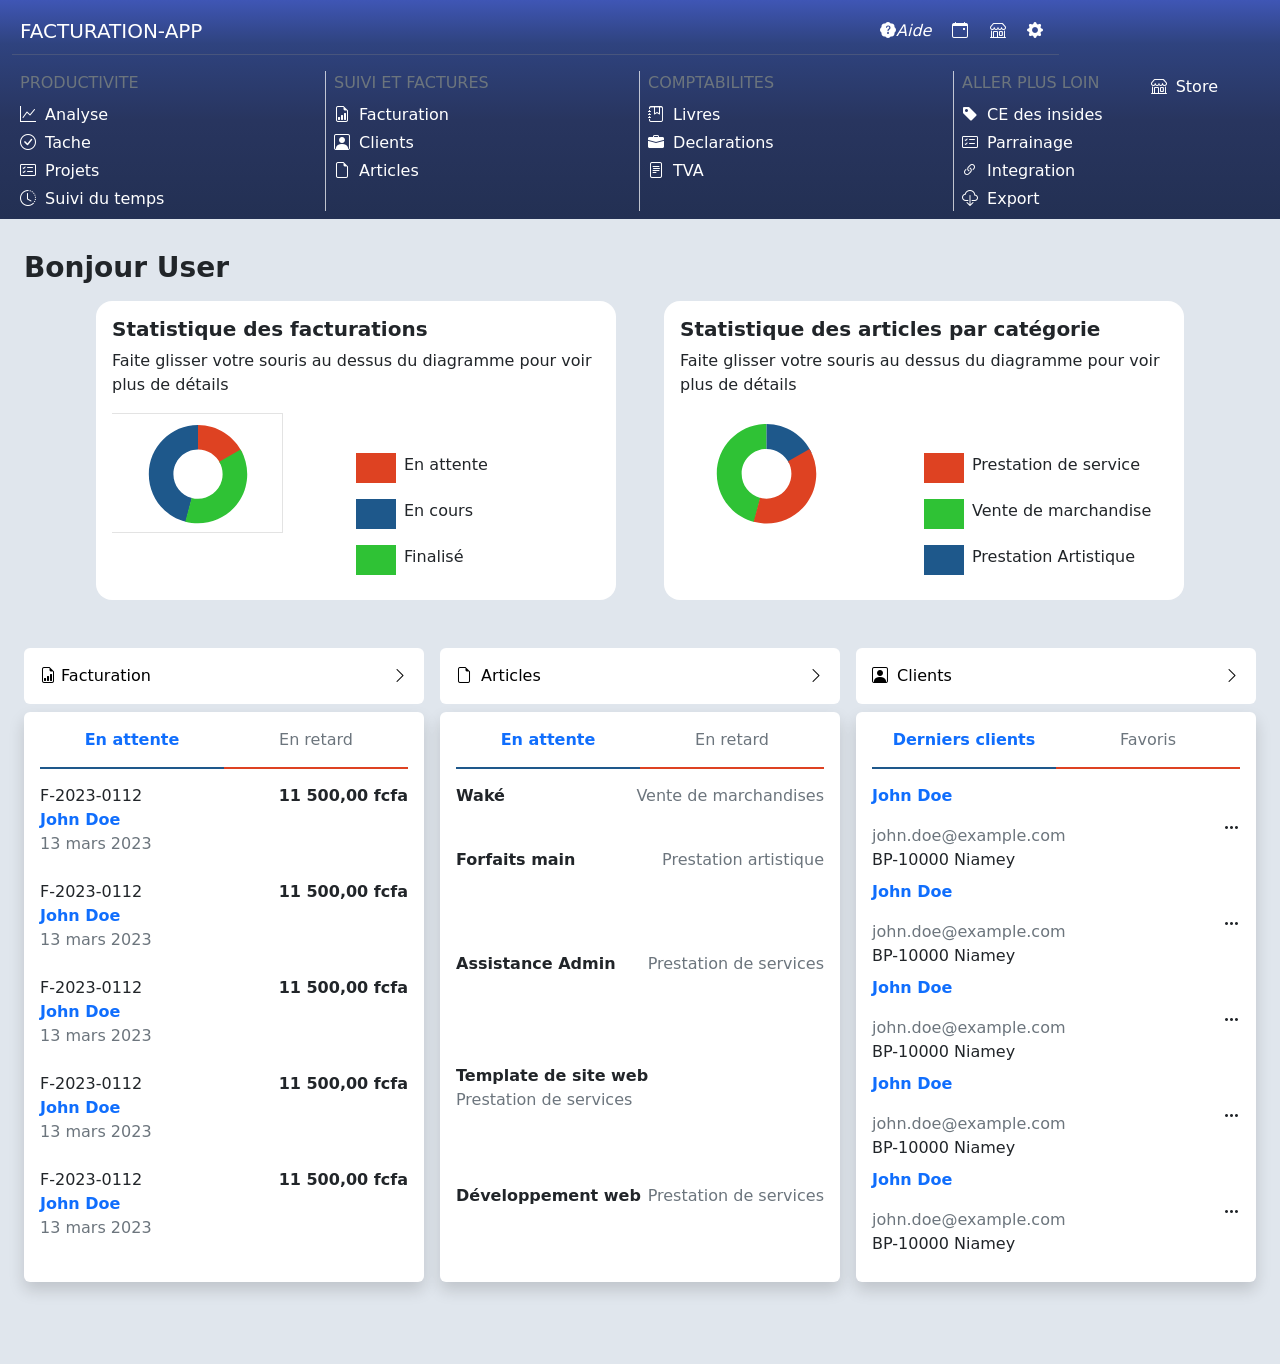
<file: index.html>
<!DOCTYPE html>
<html lang="fr">

<head>
    <meta charset="UTF-8">
    <meta name="viewport" content="width=device-width, initial-scale=1.0">
    <title>FACTURATION-APP</title>
    <link rel="stylesheet" href="./src/styles/style.css">
    <link href="./src/styles/bootstrap-5.3.8-dist/css/bootstrap.min.css" rel="stylesheet">
    <link rel="stylesheet" href="https://cdn.jsdelivr.net/npm/bootstrap-icons@1.13.1/font/bootstrap-icons.min.css">
</head>

<body>
    <header class="container-fluid py-2">
        <div class="row p-0 m-0">
            <div class="col d-flex flex-wrap align-items-center justify-content-between couleur1 text-white p-2">
                <a href="#" class="fs-5 m-0 text-white text-decoration-none">FACTURATION-APP</a>
                <div>
                    <i class="bi bi-patch-question-fill m-2">Aide</i>

                    <i class="bi bi-calendar-event m-2"></i>
                    <i class="bi bi-shop m-2"></i>

                    <i class="bi bi-gear-fill m-2"></i>
                </div>
            </div>
            <div class="col-2 d-flex justify-content-center align-items-center">
                <button class="btn border-white text-white border-1 rounded d-lg-none" type="button"
                    data-bs-toggle="offcanvas" data-bs-target="#offcanvasExample" aria-controls="offcanvasExample">
                    <i class="bi bi-list"></i>
                </button>
            </div>
        </div>
        <div class="row p-0 m-0 g-3 d-none d-lg-flex">
            <div class="col-12 col-lg-3 col-md-6 text-white none "
                style="border-right: solid 1px rgba(255, 255, 255, 0.711) ; ">
                <span class="text-secondary">PRODUCTIVITE</span>
                <div class="mt-2">
                    <a href="#" class="text-decoration-none text-white ">
                        <i class="bi bi-graph-up"> </i>
                        <span class="ms-1">Analyse</span>
                    </a>

                </div>
                <div class="mt-1">
                    <a href="#" class="text-decoration-none text-white ">
                        <i class="bi bi-check-circle"></i>
                        <span class="ms-1">Tache</span>
                    </a>

                </div>
                <div class="mt-1">
                    <a href="#" class="text-decoration-none text-white ">
                        <i class="bi bi-card-checklist"></i>
                        <span class="ms-1">Projets</span>
                    </a>

                </div>
                <div class="mt-1">
                    <a href="#" class="text-decoration-none text-white ">
                        <i class="bi bi-clock-history"></i>
                        <span class="ms-1">Suivi du temps</span>
                    </a>

                </div>
            </div>
            <div class="col-12 col-lg-3 col-md-6 text-white none"
                style="border-right: solid 1px rgba(255, 255, 255, 0.711) ; ">
                <span class="text-secondary">SUIVI ET FACTURES</span>
                <div class="mt-2">
                    <a href="./src/pages/facture/facturation.html" class="text-decoration-none text-white ">
                        <i class="bi bi-file-earmark-bar-graph"></i>
                        <span class="ms-1">Facturation</span>
                    </a>

                </div>
                <div class="mt-1">
                    <a href="#" class="text-decoration-none text-white ">
                        <i class="bi bi-person-square"></i>
                        <span class="ms-1">Clients</span>
                    </a>

                </div>
                <div class="mt-1">
                    <a href="#" class="text-decoration-none text-white ">
                        <i class="bi bi-file-earmark"></i>
                        <span class="ms-1">Articles</span>
                    </a>

                </div>

            </div>
            <div class="col-12 col-lg-3 col-md-6 text-white none"
                style="border-right: solid 1px rgba(255, 255, 255, 0.711) ; ">
                <span class="text-secondary">COMPTABILITES</span>
                <div class="mt-2">
                    <a href="#" class="text-decoration-none text-white ">
                        <i class="bi bi-journal-bookmark"></i>
                        <span class="ms-1">Livres</span>
                    </a>

                </div>
                <div class="mt-1">
                    <a href="#" class="text-decoration-none text-white ">
                        <i class="bi bi-briefcase-fill"></i>
                        <span class="ms-1">Declarations</span>
                    </a>

                </div>
                <div class="mt-1">
                    <a href="#" class="text-decoration-none text-white ">
                        <i class="bi bi-file-text"></i>
                        <span class="ms-1">TVA</span>
                    </a>

                </div>
            </div>
            <div class="col-12 col-lg-3 col-md-6 text-white  d-flex gap-5 flex-wrap">
                <div>
                    <span class="text-secondary">ALLER PLUS LOIN</span>
                    <div class="mt-2">
                        <a href="#" class="text-decoration-none text-white ">
                            <i class="bi bi-tag-fill"></i>
                            <span class="ms-1">CE des insides</span>
                        </a>

                    </div>

                    <div class="mt-1">
                        <a href="#" class="text-decoration-none text-white ">
                            <i class="bi bi-card-checklist"></i>
                            <span class="ms-1">Parrainage</span>
                        </a>

                    </div>
                    <div class="mt-1">
                        <a href="#" class="text-decoration-none text-white ">
                            <i class="bi bi-link-45deg"></i>
                            <span class="ms-1">Integration</span>
                        </a>

                    </div>
                    <div class="mt-1">
                        <a href="#" class="text-decoration-none text-white ">
                            <i class="bi bi-cloud-download"></i>
                            <span class="ms-1">Export</span>
                        </a>

                    </div>
                </div>
                <div class="mt-1">
                    <a href="#" class="text-decoration-none text-white ">
                        <i class="bi bi-shop"></i>
                        <span class="ms-1">Store</span>
                    </a>

                </div>


            </div>

        </div>

    </header>
    <main class="py-3">
        <div class="container-fluid mt-3">
            <div class="container-fluid">
                <h3 class="fw-bold my-3">Bonjour User</h3>
                <div class="row  g-3 gap-5   d-flex  justify-content-center">
                    <div class="col-12 col-lg-5 bg-white shadow-md rounded-4 p-3">
                        <h5 class="fw-bolder">Statistique des facturations</h5>
                        <p>Faite glisser votre souris au dessus du diagramme pour voir plus de détails</p>
                        <div class="d-flex flex-wrap">
                            <div class="w-50">
                                <svg width="70%" height="70%" viewBox="0 0 2253.00 2253.00" version="1.1"
                                    xml:space="preserve"
                                    style="fill-rule:evenodd;clip-rule:evenodd;stroke-linecap:round;stroke-linejoin:round;stroke-miterlimit:1.5; border: solid 1px rgba(128, 128, 128, 0.223); border-left: none;"
                                    fill="#000000" transform="rotate(0)" stroke="none" id="svg12"
                                    sodipodi:docname="Doughnut.svg" inkscape:version="1.2.1 (9c6d41e410, 2022-07-14)"
                                    xmlns:inkscape="http://www.inkscape.org/namespaces/inkscape"
                                    xmlns:sodipodi="http://sodipodi.sourceforge.net/DTD/sodipodi-0.dtd"
                                    xmlns="http://www.w3.org/2000/svg" xmlns:svg="http://www.w3.org/2000/svg">
                                    <defs id="defs16" />

                                    <g id="SVGRepo_bgCarrier" stroke-width="0" />
                                    <g id="SVGRepo_tracerCarrier" stroke-linecap="round" stroke-linejoin="round"
                                        stroke="#CCCCCC" stroke-width="4.506" />
                                    <g id="SVGRepo_iconCarrier">
                                        <rect id="donut_chart" x="1.997" y="0" width="2250" height="2250"
                                            style="fill:none;" />
                                        <path
                                            d="M1147.83,208.333c-517.767,0 -937.5,419.733 -937.5,937.5c-0,428.307 290.274,802.155 705.228,908.271l116.136,-454.135c-207.477,-53.058 -352.614,-239.982 -352.614,-454.136c-0,-258.883 209.866,-468.75 468.75,-468.75l-0,-468.75Z"
                                            style="fill:#1E588B;stroke:#202020;stroke-width:0.02253;fill-opacity:1"
                                            id="path5" />
                                        <path
                                            d="M1997.49,749.576c-153.977,-330.174 -485.321,-541.243 -849.663,-541.243l-0,468.704c182.171,0 347.843,105.535 424.832,270.622l424.831,-198.083Z"
                                            style="fill:#DE4222;stroke:#202020;stroke-width:0.02253;" id="path7" />
                                        <path
                                            d="M905.188,2051.39c500.124,134.008 1014.19,-162.788 1148.2,-662.913c64.353,-240.168 30.664,-496.064 -93.656,-711.393l-405.95,234.375c62.16,107.665 79.005,235.613 46.828,355.697c-67.003,250.062 -324.036,398.46 -574.099,331.456l-121.321,452.778Z"
                                            style="fill:#2FC235;stroke:#202020;stroke-width:0.02253;" id="path9" />
                                    </g>

                                </svg>

                            </div>
                            <div class="w-50 mt-4">
                                <div class="d-flex gap-2 mt-3">
                                    <span class=" carreau " style="background-color: #DE4222;"></span>
                                    <span>En attente</span>
                                </div>
                                <div class="d-flex gap-2 mt-3">
                                    <span class=" carreau" style="background-color: #1E588B;"></span>
                                    <span>En cours </span>
                                </div>
                                <div class="d-flex gap-2 mt-3">
                                    <span class=" carreau" style="background-color: #2FC235;"></span>
                                    <span>Finalisé</span>
                                </div>
                            </div>


                        </div>
                    </div>
                    <div class="col-12 col-lg-5 bg-white shadow-md rounded-4 p-3">
                        <h5 class="fw-bolder">Statistique des articles par catégorie</h5>
                        <p>Faite glisser votre souris au dessus du diagramme pour voir plus de détails</p>
                        <div class="d-flex flex-wrap">
                            <div class="w-50">
                                <svg width="70%" height="70%" viewBox="0 0 2253.00 2253.00" version="1.1"
                                    xml:space="preserve"
                                    style="fill-rule:evenodd;clip-rule:evenodd;stroke-linecap:round;stroke-linejoin:round;stroke-miterlimit:1.5; z-index: 0;"
                                    fill="#000000" transform="rotate(0)" stroke="none" id="svg12"
                                    sodipodi:docname="Doughnut.svg" inkscape:version="1.2.1 (9c6d41e410, 2022-07-14)"
                                    xmlns:inkscape="http://www.inkscape.org/namespaces/inkscape"
                                    xmlns:sodipodi="http://sodipodi.sourceforge.net/DTD/sodipodi-0.dtd"
                                    xmlns="http://www.w3.org/2000/svg" xmlns:svg="http://www.w3.org/2000/svg">
                                    <defs id="defs16" />

                                    <g id="SVGRepo_bgCarrier" stroke-width="0" />
                                    <g id="SVGRepo_tracerCarrier" stroke-linecap="round" stroke-linejoin="round"
                                        stroke="#CCCCCC" stroke-width="4.506" />
                                    <g id="SVGRepo_iconCarrier">
                                        <rect id="donut_chart" x="1.997" y="0" width="2250" height="2250"
                                            style="fill:none;" />
                                        <path
                                            d="M1147.83,208.333c-517.767,0 -937.5,419.733 -937.5,937.5c-0,428.307 290.274,802.155 705.228,908.271l116.136,-454.135c-207.477,-53.058 -352.614,-239.982 -352.614,-454.136c-0,-258.883 209.866,-468.75 468.75,-468.75l-0,-468.75Z"
                                            style="fill:#2FC235;stroke:#202020;stroke-width:0.02253;fill-opacity:1"
                                            id="path5" />
                                        <path
                                            d="M1997.49,749.576c-153.977,-330.174 -485.321,-541.243 -849.663,-541.243l-0,468.704c182.171,0 347.843,105.535 424.832,270.622l424.831,-198.083Z"
                                            style="fill:#1E588B;stroke:#202020;stroke-width:0.02253;" id="path7" />
                                        <path
                                            d="M905.188,2051.39c500.124,134.008 1014.19,-162.788 1148.2,-662.913c64.353,-240.168 30.664,-496.064 -93.656,-711.393l-405.95,234.375c62.16,107.665 79.005,235.613 46.828,355.697c-67.003,250.062 -324.036,398.46 -574.099,331.456l-121.321,452.778Z"
                                            style="fill:#DE4222;stroke:#202020;stroke-width:0.02253;" id="path9" />
                                    </g>

                                </svg>

                            </div>
                            <div class="w-50 mt-4">
                                <div class="d-flex gap-2 mt-3">
                                    <span class=" carreau " style="background-color: #DE4222;"></span>
                                    <span>Prestation de service</span>
                                </div>
                                <div class="d-flex gap-2 mt-3">
                                    <span class=" carreau" style="background-color: #2FC235;"></span>
                                    <span>Vente de marchandise</span>
                                </div>
                                <div class="d-flex gap-2 mt-3">
                                    <span class=" carreau" style="background-color: #1E588B;"></span>
                                    <span>Prestation Artistique</span>
                                </div>
                            </div>


                        </div>
                    </div>

                </div>

            </div>

            <div class="container-fluid mt-5">
                <div class="row g-3  align-items-stretch d-flex">
                    <div class="col-12 col-lg-4 ">
                        <div class="">
                            <button type="button"
                                class="cursor-pointer shadow-md bg-white p-3 d-flex justify-content-between rounded-2 border-0 w-100">
                                <div>
                                    <i class="bi bi-file-earmark-bar-graph"></i>
                                    <span>Facturation</span>

                                </div>
                                <div>
                                    <i class="bi bi-chevron-right"></i>
                                </div>

                            </button>


                            <div class="shadow bg-white p-3 mt-2 rounded-2" style="height: 570px;">
                                <div>
                                    <div class="d-flex text-center">
                                        <div class="w-50">
                                            <p class="mb-0 bleu">En attente</p>
                                            <span class="radio mt-0 w-100" style="background-color:#1E588B;"></span>
                                        </div>

                                        <div class="w-50">
                                            <p class="mb-0 text-secondary">En retard</p>
                                            <span class="radio mt-0 w-100" style="background-color:#DE4222;"></span>
                                        </div>
                                    </div>
                                    <div class="mt-2 d-flex justify-content-between flex-wrap">
                                        <div>
                                            <p class="mb-0">F-2023-0112</p>
                                            <span class="bleu">John Doe</span>
                                            <p class="text-secondary">13 mars 2023</p>
                                        </div>
                                        <div>
                                            <p class="fw-bold">11 500,00 fcfa</p>
                                        </div>
                                    </div>
                                    <div class="mt-2 d-flex justify-content-between flex-wrap">
                                        <div>
                                            <p class="mb-0">F-2023-0112</p>
                                            <span class="bleu">John Doe</span>
                                            <p class="text-secondary">13 mars 2023</p>
                                        </div>
                                        <div>
                                            <p class="fw-bold">11 500,00 fcfa</p>
                                        </div>
                                    </div>
                                    <div class="mt-2 d-flex justify-content-between flex-wrap">
                                        <div>
                                            <p class="mb-0">F-2023-0112</p>
                                            <span class="bleu">John Doe</span>
                                            <p class="text-secondary">13 mars 2023</p>
                                        </div>
                                        <div>
                                            <p class="fw-bold">11 500,00 fcfa</p>
                                        </div>
                                    </div>
                                    <div class="mt-2 d-flex justify-content-between flex-wrap">
                                        <div>
                                            <p class="mb-0">F-2023-0112</p>
                                            <span class="bleu">John Doe</span>
                                            <p class="text-secondary">13 mars 2023</p>
                                        </div>
                                        <div>
                                            <p class="fw-bold">11 500,00 fcfa</p>
                                        </div>
                                    </div>
                                    <div class="mt-2 d-flex justify-content-between flex-wrap">
                                        <div>
                                            <p class="mb-0">F-2023-0112</p>
                                            <span class="bleu">John Doe</span>
                                            <p class="text-secondary">13 mars 2023</p>
                                        </div>
                                        <div>
                                            <p class="fw-bold">11 500,00 fcfa</p>
                                        </div>
                                    </div>

                                </div>

                            </div>
                        </div>
                    </div>
                    <div class="col-12 col-lg-4 " style="height:700px !important;">
                        <div class="">
                            <button type="button"
                                class="cursor-pointer border-0 shadow-md w-100 bg-white p-3 d-flex justify-content-between rounded-2">
                                <div>
                                    <i class="bi bi-file-earmark"></i>
                                    <span class="ms-1">Articles</span>

                                </div>
                                <div>
                                    <i class="bi bi-chevron-right"></i>
                                </div>

                            </button>


                            <div class="shadow bg-white p-3 mt-2 rounded-2" style="height: 570px;">
                                <div>
                                    <div class="d-flex text-center">
                                        <div class="w-50">
                                            <p class="mb-0 bleu">En attente</p>
                                            <span class="radio mt-0 w-100" style="background-color:#1E588B;"></span>
                                        </div>

                                        <div class="w-50">
                                            <p class="mb-0 text-secondary">En retard</p>
                                            <span class="radio mt-0 w-100" style="background-color:#DE4222;"></span>
                                        </div>
                                    </div>
                                    <div class="mt-2 d-flex justify-content-between flex-wrap">
                                        <div>
                                            <p class="mb-0 fw-bold">Waké</p>

                                        </div>
                                        <div>
                                            <p class="text-secondary">Vente de marchandises</p>
                                        </div>
                                    </div>
                                    <div class="mt-4 d-flex justify-content-between flex-wrap">
                                        <div>
                                            <p class="mb-0 fw-bold">Forfaits main</p>

                                        </div>
                                        <div>
                                            <p class="text-secondary">Prestation artistique</p>
                                        </div>
                                    </div>
                                    <div class="mt-5 d-flex justify-content-between flex-wrap py-3">
                                        <div>
                                            <p class="mb-0 fw-bold">Assistance Admin</p>

                                        </div>
                                        <div>
                                            <p class="text-secondary">Prestation de services</p>
                                        </div>
                                    </div>
                                    <div class="mt-5 d-flex justify-content-between flex-wrap py-2">
                                        <div>
                                            <p class="mb-0 fw-bold">Template de site web</p>

                                        </div>
                                        <div>
                                            <p class="text-secondary">Prestation de services</p>
                                        </div>
                                    </div>
                                    <div class="mt-5 d-flex justify-content-between flex-wrap ">
                                        <div>
                                            <p class="mb-0 fw-bold">Développement web</p>

                                        </div>
                                        <div>
                                            <p class="text-secondary">Prestation de services</p>
                                        </div>
                                    </div>



                                </div>

                            </div>
                        </div>
                    </div>
                    <div class="col-12 col-lg-4 ">
                        <div class="">
                            <button
                                class="cursor-pointer shadow-md w-100 border-0 bg-white p-3 d-flex justify-content-between rounded-2">
                                <div>
                                    <i class="bi bi-person-square"></i>
                                    <span class="ms-1">Clients</span>

                                </div>
                                <div>
                                    <i class="bi bi-chevron-right"></i>
                                </div>

                            </button>


                            <div class="shadow bg-white p-3 mt-2 rounded-2" style="height: 570px;">
                                <div>
                                    <div class="d-flex text-center">
                                        <div class="w-50">
                                            <p class="mb-0 bleu">Derniers clients</p>
                                            <span class="radio mt-0 w-100" style="background-color:#1E588B;"></span>
                                        </div>

                                        <div class="w-50">
                                            <p class="mb-0 text-secondary">Favoris</p>
                                            <span class="radio mt-0 w-100" style="background-color:#DE4222;"></span>
                                        </div>
                                    </div>

                                    <div class="mt-2 d-flex justify-content-between flex-wrap align-items-center">
                                        <div>
                                            <p class="bleu">John Doe</p>
                                            <p class="text-secondary mb-0">john.doe@example.com</p>
                                            <span>BP-10000 Niamey</span>
                                        </div>
                                        <div>
                                            <i class="bi bi-three-dots"></i>
                                        </div>
                                    </div>
                                    <div class="mt-2 d-flex justify-content-between flex-wrap align-items-center">
                                        <div>
                                            <p class="bleu">John Doe</p>
                                            <p class="text-secondary mb-0">john.doe@example.com</p>
                                            <span>BP-10000 Niamey</span>
                                        </div>
                                        <div>
                                            <i class="bi bi-three-dots"></i>
                                        </div>
                                    </div>
                                    <div class="mt-2 d-flex justify-content-between flex-wrap align-items-center">
                                        <div>
                                            <p class="bleu">John Doe</p>
                                            <p class="text-secondary mb-0">john.doe@example.com</p>
                                            <span>BP-10000 Niamey</span>
                                        </div>
                                        <div>
                                            <i class="bi bi-three-dots"></i>
                                        </div>
                                    </div>
                                    <div class="mt-2 d-flex justify-content-between flex-wrap align-items-center">
                                        <div>
                                            <p class="bleu">John Doe</p>
                                            <p class="text-secondary mb-0">john.doe@example.com</p>
                                            <span>BP-10000 Niamey</span>
                                        </div>
                                        <div>
                                            <i class="bi bi-three-dots"></i>
                                        </div>
                                    </div>
                                    <div class="mt-2 d-flex justify-content-between flex-wrap align-items-center">
                                        <div>
                                            <p class="bleu">John Doe</p>
                                            <p class="text-secondary mb-0">john.doe@example.com</p>
                                            <span>BP-10000 Niamey</span>
                                        </div>
                                        <div>
                                            <i class="bi bi-three-dots"></i>
                                        </div>
                                    </div>




                                </div>

                            </div>
                        </div>
                    </div>

                </div>
            </div>

        </div>


    </main>


    <!-- Sidebar en offcanvas-->
    <div class="offcanvas bg-couleur overflow-y-scroll offcanvas-start" tabindex="-1" id="offcanvasExample" aria-labelledby="offcanvasExampleLabel" style="max-width: 85vw;">
        <div class="row p-2 m-0 g-3 position-relative">
            <button type="button" class="btn-close position-absolute top-0 end-1" data-bs-dismiss="offcanvas"
                aria-label="Close"></button>
            <div class="col-12 text-white ">
                <span class="text-secondary">PRODUCTIVITE</span>
                <div class="mt-2">
                    <a href="#" class="text-decoration-none text-white ">
                        <i class="bi bi-graph-up"> </i>
                        <span class="ms-1">Analyse</span>
                    </a>

                </div>
                <div class="mt-1">
                    <a href="#" class="text-decoration-none text-white ">
                        <i class="bi bi-check-circle"></i>
                        <span class="ms-1">Tache</span>
                    </a>

                </div>
                <div class="mt-1">
                    <a href="#" class="text-decoration-none text-white ">
                        <i class="bi bi-card-checklist"></i>
                        <span class="ms-1">Projets</span>
                    </a>

                </div>
                <div class="mt-1">
                    <a href="#" class="text-decoration-none text-white ">
                        <i class="bi bi-clock-history"></i>
                        <span class="ms-1">Suivi du temps</span>
                    </a>

                </div>
            </div>
            <div class="col-12 text-white">
                <span class="text-secondary">SUIVI ET FACTURES</span>
                <div class="mt-2">
                    <a href="./src/pages/facture/facturation.html" class="text-decoration-none text-white ">
                        <i class="bi bi-file-earmark-bar-graph"></i>
                        <span class="ms-1">Facturation</span>
                    </a>

                </div>
                <div class="mt-1">
                    <a href="#" class="text-decoration-none text-white ">
                        <i class="bi bi-person-square"></i>
                        <span class="ms-1">Clients</span>
                    </a>

                </div>
                <div class="mt-1">
                    <a href="#" class="text-decoration-none text-white ">
                        <i class="bi bi-file-earmark"></i>
                        <span class="ms-1">Articles</span>
                    </a>

                </div>

            </div>
            <div class="col-12 text-white">
                <span class="text-secondary">COMPTABILITES</span>
                <div class="mt-2">
                    <a href="#" class="text-decoration-none text-white ">
                        <i class="bi bi-journal-bookmark"></i>
                        <span class="ms-1">Livres</span>
                    </a>

                </div>
                <div class="mt-1">
                    <a href="#" class="text-decoration-none text-white ">
                        <i class="bi bi-briefcase-fill"></i>
                        <span class="ms-1">Declarations</span>
                    </a>

                </div>
                <div class="mt-1">
                    <a href="#" class="text-decoration-none text-white ">
                        <i class="bi bi-file-text"></i>
                        <span class="ms-1">TVA</span>
                    </a>

                </div>
            </div>
            <div class="col-12 text-white  d-flex gap-5 flex-wrap">
                <div>
                    <span class="text-secondary">ALLER PLUS LOIN</span>
                    <div class="mt-2">
                        <a href="#" class="text-decoration-none text-white ">
                            <i class="bi bi-tag-fill"></i>
                            <span class="ms-1">CE des insides</span>
                        </a>

                    </div>

                    <div class="mt-1">
                        <a href="#" class="text-decoration-none text-white ">
                            <i class="bi bi-card-checklist"></i>
                            <span class="ms-1">Parrainage</span>
                        </a>

                    </div>
                    <div class="mt-1">
                        <a href="#" class="text-decoration-none text-white ">
                            <i class="bi bi-link-45deg"></i>
                            <span class="ms-1">Integration</span>
                        </a>

                    </div>
                    <div class="mt-1">
                        <a href="#" class="text-decoration-none text-white ">
                            <i class="bi bi-cloud-download"></i>
                            <span class="ms-1">Export</span>
                        </a>

                    </div>
                </div>
                <div class="mt-1">
                    <a href="#" class="text-decoration-none text-white ">
                        <i class="bi bi-shop"></i>
                        <span class="ms-1">Store</span>
                    </a>

                </div>


            </div>
        </div>
    </div>
    <script src="./src/styles/bootstrap-5.3.8-dist/js/bootstrap.bundle.min.js"></script>
</body>

</html>
</file>
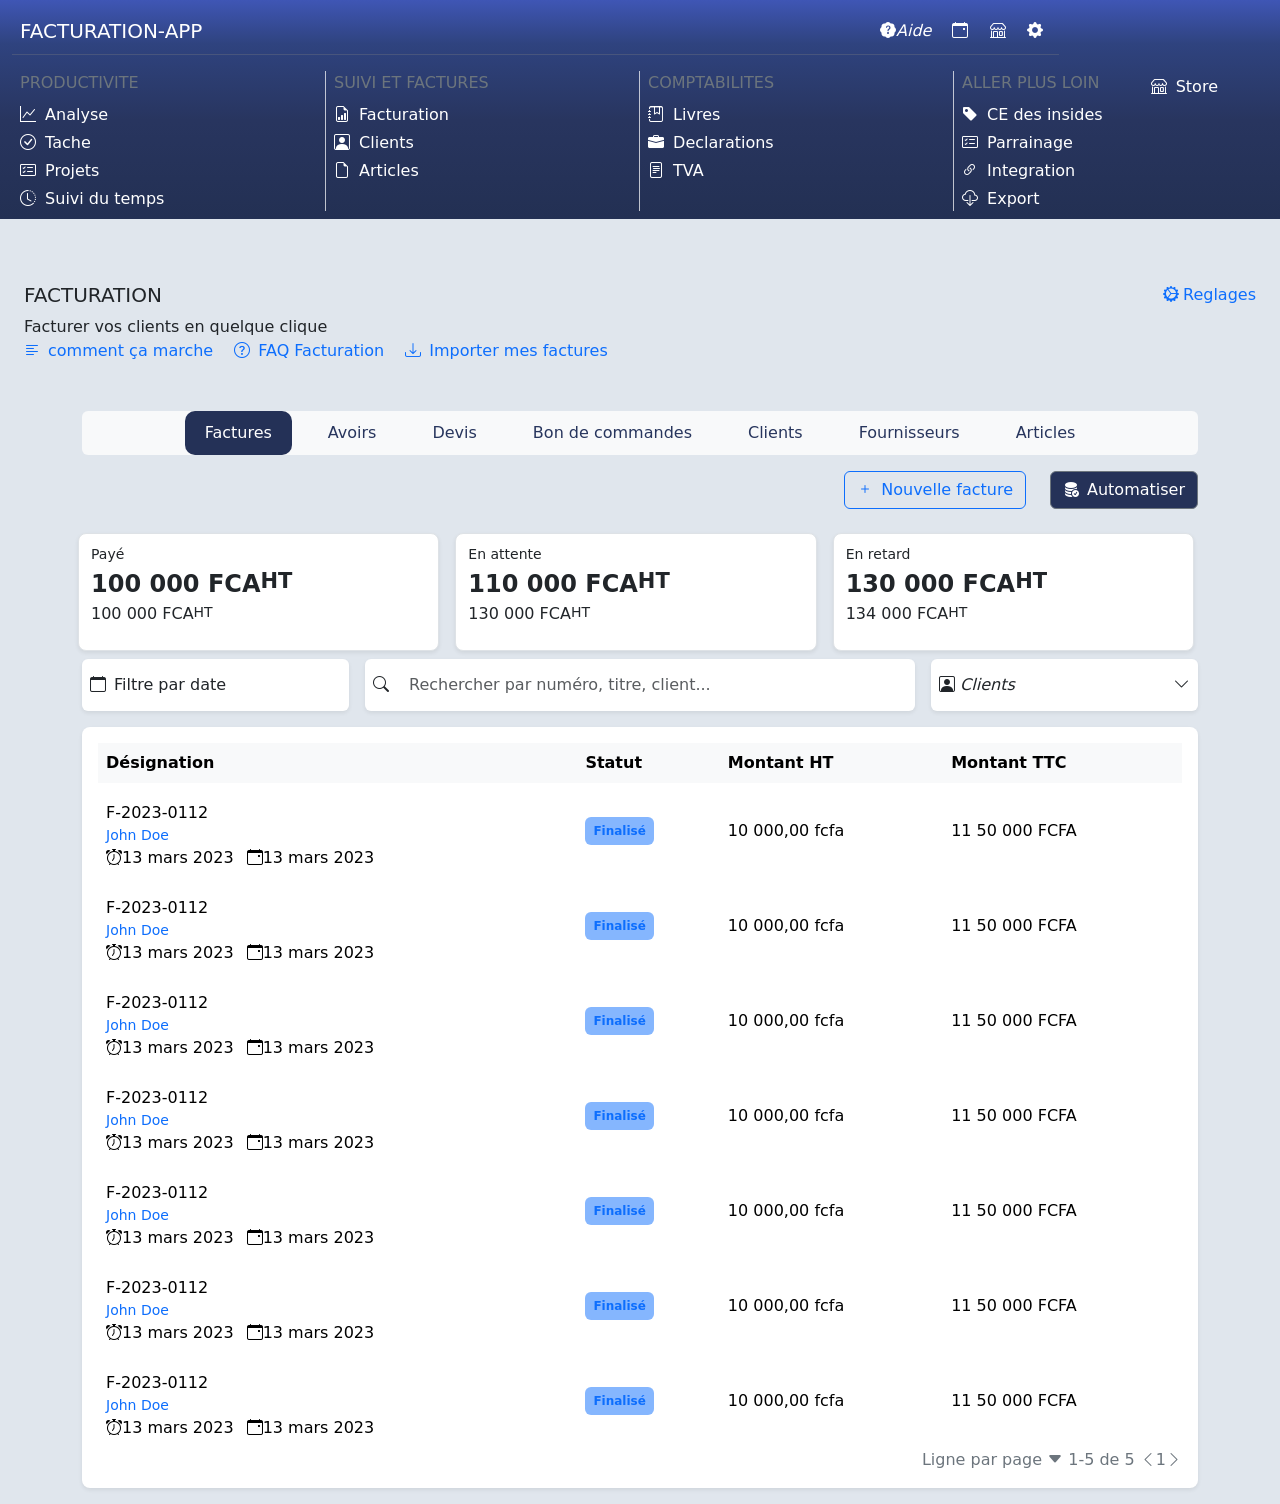
<file: src/pages/facture/facturation.html>
<!DOCTYPE html>
<html lang="fr">

<head>
    <meta charset="UTF-8">
    <meta name="viewport" content="width=device-width, initial-scale=1.0">
    <title>FACTURATION-APP</title>
    <link rel="stylesheet" href="../../styles/style.css">
    <link href="../../styles/bootstrap-5.3.8-dist/css/bootstrap.min.css" rel="stylesheet">
    <link rel="stylesheet" href="https://cdn.jsdelivr.net/npm/bootstrap-icons@1.13.1/font/bootstrap-icons.min.css">

</head>

<body>
    <header class="container-fluid py-2">
        <div class="row p-0 m-0">
            <div class="col d-flex flex-wrap align-items-center justify-content-between couleur1 text-white p-2">
                <a href="../../index.html" class="fs-5 m-0 text-white text-decoration-none">FACTURATION-APP</a>
                <div>
                    <i class="bi bi-patch-question-fill m-2">Aide</i>

                    <i class="bi bi-calendar-event m-2"></i>
                    <i class="bi bi-shop m-2"></i>

                    <i class="bi bi-gear-fill m-2"></i>
                </div>
            </div>
            <div class="col-2 d-flex justify-content-center align-items-center">
                <button class="btn border-white text-white border-1 rounded d-lg-none" type="button"
                    data-bs-toggle="offcanvas" data-bs-target="#offcanvasExample" aria-controls="offcanvasExample">
                    <i class="bi bi-list"></i>
                </button>
            </div>
        </div>
        <div class="row p-0 m-0 g-3 d-none d-lg-flex">
            <div class="col-12 col-lg-3 col-md-6 text-white none "
                style="border-right: solid 1px rgba(255, 255, 255, 0.711) ; ">
                <span class="text-secondary">PRODUCTIVITE</span>
                <div class="mt-2">
                    <a href="../../../index.html" class="text-decoration-none text-white ">
                        <i class="bi bi-graph-up"> </i>
                        <span class="ms-1">Analyse</span>
                    </a>

                </div>
                <div class="mt-1">
                    <a href="#" class="text-decoration-none text-white ">
                        <i class="bi bi-check-circle"></i>
                        <span class="ms-1">Tache</span>
                    </a>

                </div>
                <div class="mt-1">
                    <a href="#" class="text-decoration-none text-white ">
                        <i class="bi bi-card-checklist"></i>
                        <span class="ms-1">Projets</span>
                    </a>

                </div>
                <div class="mt-1">
                    <a href="#" class="text-decoration-none text-white ">
                        <i class="bi bi-clock-history"></i>
                        <span class="ms-1">Suivi du temps</span>
                    </a>

                </div>
            </div>
            <div class="col-12 col-lg-3 col-md-6 text-white none"
                style="border-right: solid 1px rgba(255, 255, 255, 0.711) ; ">
                <span class="text-secondary">SUIVI ET FACTURES</span>
                <div class="mt-2">
                    <a href="#" class="text-decoration-none text-white ">
                        <i class="bi bi-file-earmark-bar-graph"></i>
                        <span class="ms-1">Facturation</span>
                    </a>

                </div>
                <div class="mt-1">
                    <a href="#" class="text-decoration-none text-white ">
                        <i class="bi bi-person-square"></i>
                        <span class="ms-1">Clients</span>
                    </a>

                </div>
                <div class="mt-1">
                    <a href="#" class="text-decoration-none text-white ">
                        <i class="bi bi-file-earmark"></i>
                        <span class="ms-1">Articles</span>
                    </a>

                </div>

            </div>
            <div class="col-12 col-lg-3 col-md-6 text-white none"
                style="border-right: solid 1px rgba(255, 255, 255, 0.711) ; ">
                <span class="text-secondary">COMPTABILITES</span>
                <div class="mt-2">
                    <a href="#" class="text-decoration-none text-white ">
                        <i class="bi bi-journal-bookmark"></i>
                        <span class="ms-1">Livres</span>
                    </a>

                </div>
                <div class="mt-1">
                    <a href="#" class="text-decoration-none text-white ">
                        <i class="bi bi-briefcase-fill"></i>
                        <span class="ms-1">Declarations</span>
                    </a>

                </div>
                <div class="mt-1">
                    <a href="#" class="text-decoration-none text-white ">
                        <i class="bi bi-file-text"></i>
                        <span class="ms-1">TVA</span>
                    </a>

                </div>
            </div>
            <div class="col-12 col-lg-3 col-md-6 text-white  d-flex gap-5 flex-wrap">
                <div>
                    <span class="text-secondary">ALLER PLUS LOIN</span>
                    <div class="mt-2">
                        <a href="#" class="text-decoration-none text-white ">
                            <i class="bi bi-tag-fill"></i>
                            <span class="ms-1">CE des insides</span>
                        </a>

                    </div>

                    <div class="mt-1">
                        <a href="#" class="text-decoration-none text-white ">
                            <i class="bi bi-card-checklist"></i>
                            <span class="ms-1">Parrainage</span>
                        </a>

                    </div>
                    <div class="mt-1">
                        <a href="#" class="text-decoration-none text-white ">
                            <i class="bi bi-link-45deg"></i>
                            <span class="ms-1">Integration</span>
                        </a>

                    </div>
                    <div class="mt-1">
                        <a href="#" class="text-decoration-none text-white ">
                            <i class="bi bi-cloud-download"></i>
                            <span class="ms-1">Export</span>
                        </a>

                    </div>
                </div>
                <div class="mt-1">
                    <a href="#" class="text-decoration-none text-white ">
                        <i class="bi bi-shop"></i>
                        <span class="ms-1">Store</span>
                    </a>

                </div>


            </div>

        </div>

    </header>
    <main class="py-3">
        <div class="container-fluid py-5">
            <div class="container-fluid d-flex justify-content-between flex-wrap">
                <div>
                    <h5>FACTURATION</h5>
                    <p class="mb-0">Facturer vos clients en quelque clique</p>
                    <span class=""><a href="#" class="text-decoration-none"><i class="bi bi-text-left me-2"></i>comment
                            ça marche</a></span>
                    <span class="ms-3"><a href="#" class="text-decoration-none"><i
                                class="bi bi-question-circle me-2"></i>FAQ Facturation</a></span>
                    <span class="ms-3"><a href="#" class="text-decoration-none"><i
                                class="bi bi-download me-2"></i>Importer mes factures</a></span>
                </div>
                <div>
                    <a href="#" class="text-decoration-none"><i
                            class="bi bi-gear-wide-connected me-1 fw-bold"></i>Reglages</a>
                </div>
            </div>


        </div>
        <div class="container">
            <nav class="bg-body-tertiary px-3 mb-3 rounded-2">
                <ul class="nav nav-pills mb-0 justify-content-center gap-3 w-100 " id="factureTab" role="tablist">

                    <li class="nav-item">
                        <button class="nav-link active" data-bs-toggle="tab" data-bs-target="#factures" type="button">
                            Factures
                        </button>
                    </li>

                    <li class="nav-item">
                        <button class="nav-link" data-bs-toggle="tab" data-bs-target="#avoirs" type="button">
                            Avoirs
                        </button>
                    </li>

                    <li class="nav-item">
                        <button class="nav-link" data-bs-toggle="tab" data-bs-target="#devis" type="button">
                            Devis
                        </button>
                    </li>

                    <li class="nav-item">
                        <button class="nav-link" data-bs-toggle="tab" data-bs-target="#commandes" type="button">
                            Bon de commandes
                        </button>
                    </li>

                    <li class="nav-item">
                        <button class="nav-link" data-bs-toggle="tab" data-bs-target="#clients" type="button">
                            Clients
                        </button>
                    </li>

                    <li class="nav-item">
                        <button class="nav-link" data-bs-toggle="tab" data-bs-target="#fournisseurs" type="button">
                            Fournisseurs
                        </button>
                    </li>

                    <li class="nav-item">
                        <button class="nav-link" data-bs-toggle="tab" data-bs-target="#articles" type="button">
                            Articles
                        </button>
                    </li>

                </ul>
            </nav>
            <div class="tab-content">
                <div class="tab-pane fade show active" id="factures">
                    <div class="d-flex justify-content-end gap-4">
                        <button type="button" class="btn btn-secondary bg-transparent text-primary border-primary"
                            data-bs-toggle="modal" data-bs-target="#modal-new-facture">
                            <i class="bi bi-plus me-2"></i>Nouvelle facture
                        </button>

                        <button type="button" class="btn btn-secondary" style="background-color: #253258;"> <i
                                class="bi bi-database-fill-check me-2"></i>Automatiser</button>
                    </div>

                    <div class="row mt-3 gap-3 g-2  w-100 justify-content-center">
                        <div class="col-lg col-12 border bg-white rounded-3 shadow-sm">
                            <div class="p-2">
                                <small>Payé</small>
                                <p class="position-relative fs-4 fw-bold mb-0">100 000 FCA <small
                                        class="position-absolute ">HT</small class="position-absolute"></p>
                                <p class="position-relative ">100 000 FCA <small class="position-absolute ">HT</small
                                        class="position-absolute"></p>
                            </div>


                        </div>

                        <div class="col-lg col-12 border bg-white rounded-3 shadow-sm">
                            <div class="p-2">
                                <small>En attente</small>
                                <p class="position-relative fs-4 fw-bold mb-0">110 000 FCA <small
                                        class="position-absolute ">HT</small class="position-absolute"></p>
                                <p class="position-relative ">130 000 FCA <small class="position-absolute ">HT</small
                                        class="position-absolute"></p>
                            </div>


                        </div>

                        <div class="col-lg col-12 border bg-white rounded-3 shadow-sm">
                            <div class="p-2">
                                <small>En retard</small>
                                <p class="position-relative fs-4 fw-bold mb-0">130 000 FCA <small
                                        class="position-absolute ">HT</small class="position-absolute"></p>
                                <p class="position-relative ">134 000 FCA <small class="position-absolute ">HT</small
                                        class="position-absolute"></p>
                            </div>


                        </div>


                    </div>
                    <div class="tab-content mt-2">
                        <div class="row g-3">

                            <div class="col-12 col-md-3">
                                <div class="bg-white rounded-2 p-2 d-flex align-items-center gap-2 h-100 shadow-sm">
                                    <i class="bi bi-calendar"></i>
                                    <span>Filtre par date</span>
                                </div>
                            </div>

                            <div class="col-12 col-md-6">
                                <div class="bg-white rounded-2 p-2 d-flex align-items-center gap-2 h-100 shadow-sm">
                                    <i class="bi bi-search"></i>
                                    <input type="text" placeholder="Rechercher par numéro, titre, client..."
                                        class="form-control border-0 shadow-none disparitre">
                                </div>
                            </div>

                            <div class="col-12 col-md-3">
                                <div
                                    class="bg-white rounded-2 p-2 d-flex align-items-center gap-2 h-100 d-lg-flex justify-content-between shadow-sm">
                                    <i class="bi bi-person-square"> Clients</i>
                                    <i class="bi bi-chevron-down"></i>

                                </div>
                            </div>

                        </div>
                    </div>
                    <div class="bg-white p-3 rounded-3 shadow-sm mt-3  ">
                        <div class="table-responsive">
                            <table class="table  align-middle mb-0">

                                <thead class="table-light">
                                    <tr class="ligne-facture" data-bs-toggle="offcanvas"
                                        data-bs-target="#offcanvasRight" style="cursor:pointer;">
                                        <th>Désignation</th>
                                        <th>Statut</th>
                                        <th>Montant HT</th>
                                        <th>Montant TTC</th>
                                    </tr>
                                </thead>

                                <tbody>
                                    <tr class="ligne-facture" data-bs-toggle="offcanvas"
                                        data-bs-target="#offcanvasRight" style="cursor:pointer;">
                                        <td class="d-flex flex-column">
                                            <span> F-2023-0112</span>
                                            <small class="text-primary"> John Doe</small>
                                            <span> <i class="bi bi-alarm"></i>13 mars 2023 <i
                                                    class="bi bi-calendar-event ms-2"></i>13 mars 2023</span>
                                        </td>
                                        <td>
                                            <span
                                                class="badge bg-primary bg-opacity-50 text-primary p-2">Finalisé</span>
                                        </td>
                                        <td>
                                            <span class="">
                                                10 000,00 fcfa
                                            </span>
                                        </td>
                                        <td>11 50 000 FCFA</td>


                                    </tr>
                                    <tr class="ligne-facture" data-bs-toggle="offcanvas"
                                        data-bs-target="#offcanvasRight" style="cursor:pointer;">
                                        <td class="d-flex flex-column">
                                            <span> F-2023-0112</span>
                                            <small class="text-primary"> John Doe</small>
                                            <span> <i class="bi bi-alarm"></i>13 mars 2023 <i
                                                    class="bi bi-calendar-event ms-2"></i>13 mars 2023</span>
                                        </td>
                                        <td>
                                            <span
                                                class="badge bg-primary bg-opacity-50 text-primary p-2">Finalisé</span>
                                        </td>
                                        <td>
                                            <span class="">
                                                10 000,00 fcfa
                                            </span>
                                        </td>
                                        <td>11 50 000 FCFA</td>


                                    </tr>
                                    <tr class="ligne-facture" data-bs-toggle="offcanvas"
                                        data-bs-target="#offcanvasRight" style="cursor:pointer;">
                                        <td class="d-flex flex-column">
                                            <span> F-2023-0112</span>
                                            <small class="text-primary"> John Doe</small>
                                            <span> <i class="bi bi-alarm"></i>13 mars 2023 <i
                                                    class="bi bi-calendar-event ms-2"></i>13 mars 2023</span>
                                        </td>
                                        <td>
                                            <span
                                                class="badge bg-primary bg-opacity-50 text-primary p-2">Finalisé</span>
                                        </td>
                                        <td>
                                            <span class="">
                                                10 000,00 fcfa
                                            </span>
                                        </td>
                                        <td>11 50 000 FCFA</td>


                                    </tr>
                                    <tr class="ligne-facture" data-bs-toggle="offcanvas"
                                        data-bs-target="#offcanvasRight" style="cursor:pointer;">
                                        <td class="d-flex flex-column">
                                            <span> F-2023-0112</span>
                                            <small class="text-primary"> John Doe</small>
                                            <span> <i class="bi bi-alarm"></i>13 mars 2023 <i
                                                    class="bi bi-calendar-event ms-2"></i>13 mars 2023</span>
                                        </td>
                                        <td>
                                            <span
                                                class="badge bg-primary bg-opacity-50 text-primary p-2">Finalisé</span>
                                        </td>
                                        <td>
                                            <span class="">
                                                10 000,00 fcfa
                                            </span>
                                        </td>
                                        <td>11 50 000 FCFA</td>


                                    </tr>
                                    <tr class="ligne-facture" data-bs-toggle="offcanvas"
                                        data-bs-target="#offcanvasRight" style="cursor:pointer;">
                                        <td class="d-flex flex-column">
                                            <span> F-2023-0112</span>
                                            <small class="text-primary"> John Doe</small>
                                            <span> <i class="bi bi-alarm"></i>13 mars 2023 <i
                                                    class="bi bi-calendar-event ms-2"></i>13 mars 2023</span>
                                        </td>
                                        <td>
                                            <span
                                                class="badge bg-primary bg-opacity-50 text-primary p-2">Finalisé</span>
                                        </td>
                                        <td>
                                            <span class="">
                                                10 000,00 fcfa
                                            </span>
                                        </td>
                                        <td>11 50 000 FCFA</td>


                                    </tr>
                                    <tr class="ligne-facture" data-bs-toggle="offcanvas"
                                        data-bs-target="#offcanvasRight" style="cursor:pointer;">
                                        <td class="d-flex flex-column">
                                            <span> F-2023-0112</span>
                                            <small class="text-primary"> John Doe</small>
                                            <span> <i class="bi bi-alarm"></i>13 mars 2023 <i
                                                    class="bi bi-calendar-event ms-2"></i>13 mars 2023</span>
                                        </td>
                                        <td>
                                            <span
                                                class="badge bg-primary bg-opacity-50 text-primary p-2">Finalisé</span>
                                        </td>
                                        <td>
                                            <span class="">
                                                10 000,00 fcfa
                                            </span>
                                        </td>
                                        <td>11 50 000 FCFA</td>


                                    </tr>
                                    <tr class="ligne-facture" data-bs-toggle="offcanvas"
                                        data-bs-target="#offcanvasRight" style="cursor:pointer;">
                                        <td class="d-flex flex-column">
                                            <span> F-2023-0112</span>
                                            <small class="text-primary"> John Doe</small>
                                            <span> <i class="bi bi-alarm"></i>13 mars 2023 <i
                                                    class="bi bi-calendar-event ms-2"></i>13 mars 2023</span>
                                        </td>
                                        <td>
                                            <span
                                                class="badge bg-primary bg-opacity-50 text-primary p-2">Finalisé</span>
                                        </td>
                                        <td>
                                            <span class="">
                                                10 000,00 fcfa
                                            </span>
                                        </td>
                                        <td>11 50 000 FCFA</td>


                                    </tr>



                                </tbody>


                            </table>
                            <div class="text-secondary text-end ">
                                <span>Ligne par page <i class="bi bi-caret-down-fill"></i> 1-5 de 5 <i
                                        class="bi bi-chevron-left"></i>1<i class="bi bi-chevron-right"></i></span>
                            </div>

                        </div>
                    </div>
                </div>



                <!-- listes des devis -->
                <div class="tab-pane fade" id="devis">


                    <div class=" mt-3">
                        <div class="d-flex flex-column flex-sm-row justify-content-end gap-4">
                            <button type="button" class="btn btn-secondary bg-transparent text-primary border-primary"
                                data-bs-toggle="modal" data-bs-target="#modal-new-facture">
                                <i class="bi bi-plus me-2"></i>Nouvelle facture
                            </button>
                            <button type="button" class="btn btn-secondary bg-transparent text-primary border-primary"
                                data-bs-toggle="modal" data-bs-target="#modal-new-acompte">
                                <i class="bi bi-plus me-2"></i>Creer un acompte
                            </button>
                            <button type="button" class="btn btn-secondary" style="background-color: #253258;"> <i
                                    class="bi bi-database-fill-check me-2"></i>Automatiser</button>
                        </div>
                        <div class="row mt-3 gap-3 g-2  w-100 justify-content-center">
                            <div class="col-lg col-12 border bg-white rounded-3 shadow-sm">
                                <div class="p-2">
                                    <small>Payé</small>
                                    <p class="position-relative fs-4 fw-bold mb-0">100 000 FCA <small
                                            class="position-absolute ">HT</small class="position-absolute"></p>
                                    <p class="position-relative ">100 000 FCA <small
                                            class="position-absolute ">HT</small class="position-absolute"></p>
                                </div>


                            </div>

                            <div class="col-lg col-12 border bg-white rounded-3 shadow-sm">
                                <div class="p-2">
                                    <small>En attente</small>
                                    <p class="position-relative fs-4 fw-bold mb-0">110 000 FCA <small
                                            class="position-absolute ">HT</small class="position-absolute"></p>
                                    <p class="position-relative ">130 000 FCA <small
                                            class="position-absolute ">HT</small class="position-absolute"></p>
                                </div>


                            </div>

                            <div class="col-lg col-12 border bg-white rounded-3 shadow-sm">
                                <div class="p-2">
                                    <small>En retard</small>
                                    <p class="position-relative fs-4 fw-bold mb-0">130 000 FCA <small
                                            class="position-absolute ">HT</small class="position-absolute"></p>
                                    <p class="position-relative ">134 000 FCA <small
                                            class="position-absolute ">HT</small class="position-absolute"></p>
                                </div>


                            </div>


                        </div>
                        <div class=" mt-2">
                            <div class="row g-3">

                                <div class="col-12 col-md-3">
                                    <div class="bg-white rounded-2 p-2 d-flex align-items-center gap-2 h-100 shadow-sm">
                                        <i class="bi bi-calendar"></i>
                                        <span>Filtre par date</span>
                                    </div>
                                </div>

                                <div class="col-12 col-md-6">
                                    <div class="bg-white rounded-2 p-2 d-flex align-items-center gap-2 h-100 shadow-sm">
                                        <i class="bi bi-search"></i>
                                        <input type="text" placeholder="Rechercher par numéro, titre, client..."
                                            class="form-control border-0 shadow-none disparitre">
                                    </div>
                                </div>

                                <div class="col-12 col-md-3">
                                    <div
                                        class="bg-white rounded-2 p-2 d-flex align-items-center gap-2 h-100 d-lg-flex justify-content-between shadow-sm">
                                        <i class="bi bi-person-square"> Clients</i>
                                        <i class="bi bi-chevron-down"></i>

                                    </div>
                                </div>

                            </div>
                        </div>
                        <div class="bg-white p-3 rounded-3 shadow-sm mt-3">
                            <div class="table-responsive">
                                <table class="table  align-middle mb-0">

                                    <thead class="table-light">
                                        <tr class="ligne-facture" data-bs-toggle="offcanvas"
                                            data-bs-target="#offcanvasRight" style="cursor:pointer;">
                                            <th>Désignation</th>
                                            <th>Statut</th>
                                            <th>Montant HT</th>
                                            <th>Montant TTC</th>
                                        </tr>
                                    </thead>

                                    <tbody>
                                        <tr class="ligne-facture" data-bs-toggle="offcanvas"
                                            data-bs-target="#offcanvasRight" style="cursor:pointer;">
                                            <td class="d-flex flex-column">
                                                <span> F-2023-0112</span>
                                                <small class="text-primary"> John Doe</small>
                                                <span> <i class="bi bi-alarm"></i>13 mars 2023 <i
                                                        class="bi bi-calendar-event ms-2"></i>13 mars 2023</span>
                                            </td>
                                            <td>
                                                <span
                                                    class="badge bg-primary bg-opacity-50 text-primary p-2">Finalisé</span>
                                            </td>
                                            <td>
                                                <span class="">
                                                    10 000,00 fcfa
                                                </span>
                                            </td>
                                            <td>11 50 000 FCFA</td>


                                        </tr>
                                        <tr class="ligne-facture" data-bs-toggle="offcanvas"
                                            data-bs-target="#offcanvasRight" style="cursor:pointer;">
                                            <td class="d-flex flex-column">
                                                <span> F-2023-0112</span>
                                                <small class="text-primary"> John Doe</small>
                                                <span> <i class="bi bi-alarm"></i>13 mars 2023 <i
                                                        class="bi bi-calendar-event ms-2"></i>13 mars 2023</span>
                                            </td>
                                            <td>
                                                <span
                                                    class="badge bg-primary bg-opacity-50 text-primary p-2">Finalisé</span>
                                            </td>
                                            <td>
                                                <span class="">
                                                    10 000,00 fcfa
                                                </span>
                                            </td>
                                            <td>11 50 000 FCFA</td>


                                        </tr>
                                        <tr class="ligne-facture" data-bs-toggle="offcanvas"
                                            data-bs-target="#offcanvasRight" style="cursor:pointer;">
                                            <td class="d-flex flex-column">
                                                <span> F-2023-0112</span>
                                                <small class="text-primary"> John Doe</small>
                                                <span> <i class="bi bi-alarm"></i>13 mars 2023 <i
                                                        class="bi bi-calendar-event ms-2"></i>13 mars 2023</span>
                                            </td>
                                            <td>
                                                <span
                                                    class="badge bg-primary bg-opacity-50 text-primary p-2">Finalisé</span>
                                            </td>
                                            <td>
                                                <span class="">
                                                    10 000,00 fcfa
                                                </span>
                                            </td>
                                            <td>11 50 000 FCFA</td>


                                        </tr>
                                        <tr class="ligne-facture" data-bs-toggle="offcanvas"
                                            data-bs-target="#offcanvasRight" style="cursor:pointer;">
                                            <td class="d-flex flex-column">
                                                <span> F-2023-0112</span>
                                                <small class="text-primary"> John Doe</small>
                                                <span> <i class="bi bi-alarm"></i>13 mars 2023 <i
                                                        class="bi bi-calendar-event ms-2"></i>13 mars 2023</span>
                                            </td>
                                            <td>
                                                <span
                                                    class="badge bg-primary bg-opacity-50 text-primary p-2">Finalisé</span>
                                            </td>
                                            <td>
                                                <span class="">
                                                    10 000,00 fcfa
                                                </span>
                                            </td>
                                            <td>11 50 000 FCFA</td>


                                        </tr>
                                        <tr class="ligne-facture" data-bs-toggle="offcanvas"
                                            data-bs-target="#offcanvasRight" style="cursor:pointer;">
                                            <td class="d-flex flex-column">
                                                <span> F-2023-0112</span>
                                                <small class="text-primary"> John Doe</small>
                                                <span> <i class="bi bi-alarm"></i>13 mars 2023 <i
                                                        class="bi bi-calendar-event ms-2"></i>13 mars 2023</span>
                                            </td>
                                            <td>
                                                <span
                                                    class="badge bg-primary bg-opacity-50 text-primary p-2">Finalisé</span>
                                            </td>
                                            <td>
                                                <span class="">
                                                    10 000,00 fcfa
                                                </span>
                                            </td>
                                            <td>11 50 000 FCFA</td>


                                        </tr>
                                        <tr class="ligne-facture" data-bs-toggle="offcanvas"
                                            data-bs-target="#offcanvasRight" style="cursor:pointer;">
                                            <td class="d-flex flex-column">
                                                <span> F-2023-0112</span>
                                                <small class="text-primary"> John Doe</small>
                                                <span> <i class="bi bi-alarm"></i>13 mars 2023 <i
                                                        class="bi bi-calendar-event ms-2"></i>13 mars 2023</span>
                                            </td>
                                            <td>
                                                <span
                                                    class="badge bg-primary bg-opacity-50 text-primary p-2">Finalisé</span>
                                            </td>
                                            <td>
                                                <span class="">
                                                    10 000,00 fcfa
                                                </span>
                                            </td>
                                            <td>11 50 000 FCFA</td>


                                        </tr>
                                        <tr class="ligne-facture" data-bs-toggle="offcanvas"
                                            data-bs-target="#offcanvasRight" style="cursor:pointer;">
                                            <td class="d-flex flex-column">
                                                <span> F-2023-0112</span>
                                                <small class="text-primary"> John Doe</small>
                                                <span> <i class="bi bi-alarm"></i>13 mars 2023 <i
                                                        class="bi bi-calendar-event ms-2"></i>13 mars 2023</span>
                                            </td>
                                            <td>
                                                <span
                                                    class="badge bg-primary bg-opacity-50 text-primary p-2">Finalisé</span>
                                            </td>
                                            <td>
                                                <span class="">
                                                    10 000,00 fcfa
                                                </span>
                                            </td>
                                            <td>11 50 000 FCFA</td>


                                        </tr>



                                    </tbody>


                                </table>
                                <div class="text-secondary text-end ">
                                    <span>Ligne par page <i class="bi bi-caret-down-fill"></i> 1-5 de 5 <i
                                            class="bi bi-chevron-left"></i>1<i class="bi bi-chevron-right"></i></span>
                                </div>

                            </div>
                        </div>
                    </div>
                </div>


                <!-- liste des clients -->
                <div class="tab-pane fade" id="clients">

                    <div class="alert mt-3">
                        <!-- boutton offcanvas -->
                        <div class="">
                            <div class="d-flex justify-content-end gap-4 flex-wrap">

                                <button type="button" class="btn primary text-white" data-bs-toggle="offcanvas"
                                    data-bs-target="#offcanvasArticle">
                                    <i class="bi bi-plus me-2"></i>Nouvel article
                                </button>
                                <button type="button" class="btn btn-secondary" style="background-color: #253258;">
                                    <i class="bi bi-database-fill-check me-2"></i>Automatiser</button>
                            </div>
                            <div class="mt-3">
                                <div class="bg-white rounded-2 p-2 d-flex align-items-center gap-2 h-100 shadow-sm">
                                    <i class="bi bi-search"></i>
                                    <input type="text" placeholder="Rechercher par numéro, titre, client..."
                                        class="form-control border-0 shadow-none disparitre">
                                </div>
                            </div>

                            <div class="shadow bg-white p-3 mt-2 rounded-2" style="height: 570px;">
                                <div>
                                    <div class="d-flex text-center">
                                        <div class="w-50">
                                            <p class="mb-0 bleu">Derniers clients</p>
                                            <span class="radio mt-0 w-100" style="background-color:#1E588B;"></span>
                                        </div>

                                        <div class="w-50">
                                            <p class="mb-0 text-secondary">Favoris</p>
                                            <span class="radio mt-0 w-100" style="background-color:#DE4222;"></span>
                                        </div>
                                    </div>

                                    <div class="mt-2 d-flex justify-content-between flex-wrap align-items-center">
                                        <div>
                                            <p class="bleu">John Doe</p>
                                            <p class="text-secondary mb-0">john.doe@example.com</p>
                                            <span>BP-10000 Niamey</span>
                                        </div>
                                        <div>
                                            <i class="bi bi-three-dots"></i>
                                        </div>
                                    </div>
                                    <div class="mt-2 d-flex justify-content-between flex-wrap align-items-center">
                                        <div>
                                            <p class="bleu">John Doe</p>
                                            <p class="text-secondary mb-0">john.doe@example.com</p>
                                            <span>BP-10000 Niamey</span>
                                        </div>
                                        <div>
                                            <i class="bi bi-three-dots"></i>
                                        </div>
                                    </div>
                                    <div class="mt-2 d-flex justify-content-between flex-wrap align-items-center">
                                        <div>
                                            <p class="bleu">John Doe</p>
                                            <p class="text-secondary mb-0">john.doe@example.com</p>
                                            <span>BP-10000 Niamey</span>
                                        </div>
                                        <div>
                                            <i class="bi bi-three-dots"></i>
                                        </div>
                                    </div>
                                    <div class="mt-2 d-flex justify-content-between flex-wrap align-items-center">
                                        <div>
                                            <p class="bleu">John Doe</p>
                                            <p class="text-secondary mb-0">john.doe@example.com</p>
                                            <span>BP-10000 Niamey</span>
                                        </div>
                                        <div>
                                            <i class="bi bi-three-dots"></i>
                                        </div>
                                    </div>
                                    <div class="mt-2 d-flex justify-content-between flex-wrap align-items-center">
                                        <div>
                                            <p class="bleu">John Doe</p>
                                            <p class="text-secondary mb-0">john.doe@example.com</p>
                                            <span>BP-10000 Niamey</span>
                                        </div>
                                        <div>
                                            <i class="bi bi-three-dots"></i>
                                        </div>
                                    </div>




                                </div>

                            </div>
                        </div>

                    </div>

                </div>


                <!-- liste des articles -->
                <div class="tab-pane fade" id="articles">
                    <div class="">
                        <div class="d-flex justify-content-end gap-4 flex-wrap">

                            <button type="button" class="btn primary text-white" data-bs-toggle="offcanvas"
                                aria-controls="offcanvasRight" data-bs-target="#offcanvasArticle">
                                <i class="bi bi-plus me-2"></i>Nouvel article
                            </button>

                        </div>


                        <div class="mt-3">
                            <div class="bg-white rounded-2 p-2 d-flex align-items-center gap-2 h-100 shadow-sm">
                                <i class="bi bi-search"></i>
                                <input type="text" placeholder="Rechercher par numéro, titre, client..."
                                    class="form-control border-0 shadow-none disparitre">
                            </div>
                        </div>

                        <div class="card border-0 shadow-lg mt-3 ">
                            <div class="card-body bg-transparent">

                                <div class="table-responsive table-scroll  rounded-3 table align-middle">
                                    <table class="table align-middle mb-0" style="min-height: 50% !important;">

                                        <thead class="table sticky-top pt-2">
                                            <tr>
                                                <th>Désignation</th>
                                                <th>Type d'article</th>
                                                <th>Unité</th>
                                                <th>Prix unitaire</th>
                                                <th>TVA</th>
                                                <th class="text-end">Actions</th>
                                            </tr>
                                        </thead>

                                        <tbody>

                                            <tr class="">
                                                <td class="fw-semibold py-4">Forfait carte de visite</td>
                                                <td>Prestation de service</td>
                                                <td>Heure</td>
                                                <td>11 500,00 fcfa</td>
                                                <td>-</td>
                                                <td class="text-end">
                                                    <button class="btn btn-link text-dark p-1">
                                                        <i class="bi bi-pencil-fill"></i>
                                                    </button>
                                                    <button class="btn btn-link text-dark p-1">
                                                        <i class="bi bi-trash-fill"></i>
                                                    </button>
                                                </td>
                                            </tr>


                                            <tr>
                                                <td class="fw-semibold py-4">Waké</td>
                                                <td>Vente de marchandise</td>
                                                <td>Unité</td>
                                                <td>11 500,00 fcfa</td>
                                                <td>-</td>
                                                <td class="text-end">
                                                    <button class="btn btn-link text-dark p-1">
                                                        <i class="bi bi-pencil-fill"></i>
                                                    </button>
                                                    <button class="btn btn-link text-dark p-1">
                                                        <i class="bi bi-trash-fill"></i>
                                                    </button>
                                                </td>
                                            </tr>


                                            <tr>
                                                <td class="fw-semibold py-4">Forfait main</td>
                                                <td>Prestation Artistique</td>
                                                <td>Heure</td>
                                                <td>11 500,00 fcfa</td>
                                                <td>-</td>
                                                <td class="text-end">
                                                    <button class="btn btn-link text-dark p-1">
                                                        <i class="bi bi-pencil-fill"></i>
                                                    </button>
                                                    <button class="btn btn-link text-dark p-1">
                                                        <i class="bi bi-trash-fill"></i>
                                                    </button>
                                                </td>
                                            </tr>


                                            <tr>
                                                <td class="fw-semibold py-4">Assistance Admin</td>
                                                <td>Prestation de services</td>
                                                <td>Unité</td>
                                                <td>11 500,00 fcfa</td>
                                                <td>20%</td>
                                                <td class="text-end">
                                                    <button class="btn btn-link text-dark p-1">
                                                        <i class="bi bi-pencil-fill"></i>
                                                    </button>
                                                    <button class="btn btn-link text-dark p-1">
                                                        <i class="bi bi-trash-fill"></i>
                                                    </button>
                                                </td>
                                            </tr>


                                            <tr>
                                                <td class="fw-semibold py-4">Template de site web</td>
                                                <td>Prestation de services</td>
                                                <td>Unité</td>
                                                <td>11 500,00 fcfa</td>
                                                <td>15%</td>
                                                <td class="text-end">
                                                    <button class="btn btn-link text-dark p-1">
                                                        <i class="bi bi-pencil-fill"></i>
                                                    </button>
                                                    <button class="btn btn-link text-dark p-1">
                                                        <i class="bi bi-trash-fill"></i>
                                                    </button>
                                                </td>
                                            </tr>


                                            <tr>
                                                <td class="fw-semibold py-4">Développement web</td>
                                                <td>Prestation de services</td>
                                                <td>Unité</td>
                                                <td>11 500,00 fcfa</td>
                                                <td>20%</td>
                                                <td class="text-end">
                                                    <button class="btn btn-link text-dark p-1">
                                                        <i class="bi bi-pencil-fill"></i>
                                                    </button>
                                                    <button class="btn btn-link text-dark p-1">
                                                        <i class="bi bi-trash-fill"></i>
                                                    </button>
                                                </td>
                                            </tr>


                                        </tbody>

                                    </table>
                                </div>
                                <div class="text-secondary text-end ">
                                    <span>Ligne par page <i class="bi bi-caret-down-fill"></i> 1-5 de 5 <i
                                            class="bi bi-chevron-left"></i>1<i class="bi bi-chevron-right"></i></span>
                                </div>

                            </div>
                        </div>
                    </div>
                </div>



            </div>



        </div>
        </div>

    </main>


    <!-- Structure de la Modale pour une nouvelle facture -->
    <div class="modal fade" id="modal-new-facture" tabindex="-1" aria-labelledby="titreModal" aria-hidden="true">
        <!-- Ajout de la classe modal-fullscreen ici -->
        <div class="modal-dialog modal-fullscreen">
            <div class="modal-content overflow-auto">

                <div class="container-fluid">
                    <div class="text-primary1 fw-bolder d-flex justify-content-between flex-wrap p-2 shadow-sm">
                        <h4>Facture</h4>
                        <div>
                            <a href="../facture/facturation.html"><i
                                    class="bi bi-x-circle-fill fs-4 text-primary1"></i></a>
                        </div>
                    </div>
                    <div class="couleur-compte">
                        <div class="d-flex justify-content-between p-2 flex-wrap">
                            <div class="d-flex align-items-center text-primary1 p-2">
                                <div class="d-flex flex-column lh-1">
                                    <i class="bi bi-arrow-right"></i>
                                    <i class="bi bi-arrow-left"></i>
                                </div>
                                <span> Changer de document</span>

                            </div>
                            <div>
                                <button type="button" class="btn primary text-white"><i
                                        class="bi bi-wrench-adjustable me-2"></i>Configurer</button>
                            </div>
                        </div>

                        <!-- les cards cards  -->
                        <div class="row g-4 p-2">
                            <div class="col-12 col-lg-7">
                                <div class="bg-white p-2 shadow rounded-4 py-3">
                                    <h5 class="text-secondary">En relation avec</h5>
                                    <div class="d-flex justify-content-between flex-wrap">
                                        <div>
                                            <h5 class="mb-0 fw-bold">D-2023-0112</h5>
                                            <small class="mb-0">Nom du client</small class="mb-0">

                                            <p> <i class="bi bi-alarm"></i>13 mars 2023 <i
                                                    class="bi bi-calendar-event ms-2"></i>13
                                                mars 2023</p>
                                        </div>
                                        <div>
                                            <span
                                                class="badge bg-primary bg-opacity-25 text-primary p-2">Finalisé</span>
                                            <span class="fw-bold">10 000 fcfa TTC</span>
                                        </div>
                                    </div>
                                    <div class="d-flex justify-content-between flex-wrap">
                                        <div>
                                            <h5 class="mb-0 fw-bold">A-2023-0112</h5>
                                            <small class="mb-0">Nom du client</small class="mb-0">

                                            <p> <i class="bi bi-alarm"></i>13 mars 2023 <i
                                                    class="bi bi-calendar-event ms-2"></i>13
                                                mars 2023</p>
                                        </div>
                                        <div>
                                            <span
                                                class="badge bg-primary bg-opacity-25 text-primary p-2">Finalisé</span>
                                            <span class="fw-bold">3 000 fcfa TTC</span>
                                        </div>
                                    </div>
                                </div>



                                <div class="bg-white p-2 shadow rounded-4 py-3 mt-3">
                                    <h5 class="text-secondary">Article</h5>
                                    <div class="border-primary border p-2 rounded-4">
                                        <div class="d-flex justify-content-between flex-wrap">
                                            <span> #1 Nom de l'article</span>
                                            <div>
                                                <i class="bi bi-copy"></i>
                                                <i class="bi bi-trash"></i>
                                                <i class="bi bi-chevron-up"></i>
                                            </div>

                                        </div>
                                        <!-- Désignation + Référence -->
                                        <div class="row g-3 mt-4">

                                            <div class="col-12 col-lg-7">
                                                <label class="form-label fw-bold">
                                                    Désignation <span class="text-danger">*</span>
                                                </label>

                                                <input type="text" class="form-control rounded-2"
                                                    placeholder="Désignation de l'article">
                                            </div>

                                            <div class="col-12 col-lg-5">
                                                <label class="form-label fw-bold">
                                                    Référence
                                                </label>

                                                <input type="text" class="form-control rounded-2"
                                                    placeholder="Référence de l'article">
                                            </div>

                                        </div>

                                        <!-- Description -->
                                        <div class="mt-4">
                                            <label class="form-label fw-bold">
                                                Description
                                            </label>

                                            <textarea class="form-control rounded-2" rows="5"
                                                placeholder="Description de l'article"></textarea>
                                        </div>

                                        <!-- Type d'article -->
                                        <div class="mt-4">
                                            <label class="form-label fw-bold">
                                                Type d'article <span class="text-danger">*</span>
                                            </label>

                                            <input type="text" class="form-control rounded-2"
                                                placeholder="Type d'article">
                                        </div>

                                        <!-- Ligne du bas -->
                                        <div class="row g-3 mt-2">

                                            <div class="col-12 col-md-6 col-lg-3">
                                                <label class="form-label fw-bold">
                                                    Unité
                                                </label>

                                                <input type="text" class="form-control rounded-2" placeholder="Unité">
                                            </div>

                                            <div class="col-12 col-md-6 col-lg-3">
                                                <label class="form-label fw-bold">
                                                    Quantité
                                                </label>

                                                <input type="number" class="form-control rounded-2" placeholder="00">
                                            </div>

                                            <div class="col-12 col-md-6 col-lg-3">
                                                <label class="form-label fw-bold">
                                                    Prix HT
                                                </label>

                                                <input type="number" class="form-control rounded-2" placeholder="00">
                                            </div>

                                            <div class="col-12 col-md-6 col-lg-3">
                                                <label class="form-label fw-bold">
                                                    TVA
                                                </label>

                                                <div class="input-group">
                                                    <input type="number" class="form-control rounded-start-2"
                                                        placeholder="0">

                                                    <span class="input-group-text rounded-end-2">
                                                        %
                                                    </span>
                                                </div>
                                            </div>

                                        </div>

                                    </div>

                                </div>

                                <div class="mt-3 ">
                                    <a href="#" class="text-decoration-none text-start">
                                        <button type="button"
                                            class="btn bg-white shadow-lg rounded-3 w-100 text-primary fw-bold text-start"><i
                                                class="bi bi-plus fs-5 fw-bold"></i>Ajouter un
                                            article</button>
                                    </a>
                                </div>
                                <div class="mt-3 bg-white p-2 shadow-lg rounded-3">
                                    <div class="py-2">
                                        <h5 class="text-secondary">Date d'émission</h5>
                                        <label class="form-label fw-bold">
                                            Veuillez entrer une date d'émission
                                        </label>

                                        <input type="text" class="form-control rounded-2" placeholder="00/00/000">
                                        <small class="text-secondary">Date d'émission le
                                            00/00/0000</small>
                                    </div>

                                </div>
                                <div class="mt-3 bg-white p-2 shadow-lg rounded-3">
                                    <div class="py-2">
                                        <h5 class="text-secondary">Validité</h5>
                                        <label class="form-label fw-bold">
                                            Veuillez entrer une date limite
                                        </label>

                                        <input type="text" class="form-control rounded-2" placeholder="00/00/000">
                                        <small class="text-secondary">Valable jusqu'au 00/00/0000
                                        </small>
                                    </div>

                                </div>
                                <div class="mt-3 bg-white p-2 shadow-lg rounded-3">
                                    <div class="py-2 row">
                                        <div class="col-12 col-lg-9">
                                            <h5 class="text-secondary">Langue</h5>
                                            <h6 class="fw-bold">Sélectionner une langue</h6>
                                            <small>Langue actuelle : Français</small>
                                        </div>
                                        <div class="col-12 col-lg-3">
                                            <select class="form-select" id="inputGroupSelect01">
                                                <option selected>Français</option>
                                                <option value="1">anglais</option>
                                                <option value="2">zarma</option>
                                                <option value="3">haoussa</option>
                                            </select>
                                        </div>



                                    </div>

                                </div>
                                <div class="mt-3 bg-white p-2 shadow-lg rounded-3">
                                    <div class="py-2 row">
                                        <div class="col-12 col-lg-9">
                                            <h5 class="text-secondary">Devise</h5>
                                            <h6 class="fw-bold">Modifier la devise</h6>
                                            <small>Devise actuelle : FCFA</small>
                                        </div>
                                        <div class="col-12 col-lg-3">
                                            <select class="form-select" id="inputGroupSelect01">
                                                <option selected>FCFA</option>
                                                <option value="1">Euro</option>

                                            </select>
                                        </div>



                                    </div>

                                </div>
                                <div class="mt-3 bg-white p-2 shadow-lg rounded-3">
                                    <div class="py-2 row">
                                        <div class="col-12 col-lg-7   col-md-6">
                                            <h5 class="text-secondary">Pièces Jointes</h5>
                                            <h6 class="fw-bold">Ajouter des documents</h6>
                                        </div>
                                        <div class="col-12 col-lg-5  col-md-6 text-end">
                                            <button type="button"
                                                class="btn bg-primary text-white rounded-3 w-75 text-primary fw-bold text-start"><i
                                                    class="bi bi-plus fs-5 fw-bold"></i>Ajouter un
                                                document</button>
                                        </div>

                                    </div>
                                    <div class="border-style py-3 text-center rounded-3">
                                        <i class="bi bi-file-earmark text-center. fs-5"></i>
                                        <button type="button"
                                            class="btn bg-transparentrounded-3  text-primary fw-bold text-black "><i
                                                class="bi bi-plus fs-5 fw-bold text-nowrap"></i>Ajouter
                                            un document</button>
                                    </div>
                                    <div class="text-center">
                                        <span class="text-center">Aucun document ajouté pour
                                            l'instant</span>
                                    </div>


                                </div>

                            </div>

                            <!-- partie deux -->
                            <div class="col-12 col-lg-5">
                                <div class=" shadow-lg bg-white p-3 rounded-3 mt-4">
                                    <div class="d-flex justify-content-between py-3 text-center">

                                        <!-- logo image -->
                                        <div>
                                            <h1 class="text-primary1">LOGO</h1>
                                        </div>
                                        <div>
                                            <h5 class="text-primary fw-bold">Facture</h5>
                                            <p class="mb-0 fw-bold">Nom du client</p>
                                            <span>Boite postale et ville du client</span>
                                            <p class="mb-0">Localisation du client</p>
                                        </div>
                                    </div>
                                    <hr>
                                    <div class="mt-2 d-flex justify-content-between flex-wrap">
                                        <div>
                                            <h5 class="fw-bold">Nom du prestataire</h5>
                                            <p class="mb-0">Boite postale et ville du prestataire
                                            </p>
                                            <p class="mb-0">Localisation du prestataire</p>
                                            <p class="mb-0">Numéro de tel prestataire</p>
                                            <p class="mb-0">Email du prestataire</p>
                                        </div>

                                        <div>
                                            <div>
                                                <span>N° du document</span>
                                                <span>000000</span>
                                            </div>
                                            <div>
                                                <span>Date d'émission</span>
                                                <span>00-00-2025</span>
                                            </div>
                                            <div>
                                                <span>Date de validité</span>
                                                <span>00-00-2025</span>
                                            </div>

                                        </div>
                                    </div>

                                    <div class="table-responsive">
                                        <table class="table table-bordered align-middle mb-0 py-3"
                                            style="min-width:1200px;">
                                            <thead class="table- ">
                                                <tr>
                                                    <th class="text-primary">#</th>
                                                    <th class="text-primary">Désignation et
                                                        description</th>
                                                    <th class="text-primary">Unité</th>
                                                    <th class="text-primary">Quantité</th>
                                                    <th class="text-primary">Prix u. HT</th>
                                                    <th class="text-primary">TVA</th>
                                                    <th class="text-primary">Montant HT</th>
                                                    <th class="text-primary">Montant TVA</th>
                                                    <th class="text-primary">Montant TTC</th>

                                                </tr>
                                            </thead>

                                            <tbody>
                                                <tr>
                                                    <td>1</td>

                                                    <td>
                                                        <strong>Désignation</strong><br>
                                                        Description de l'article<br>
                                                        paragraphe 1<br>
                                                        paragraphe 2
                                                    </td>

                                                    <td>Unité</td>
                                                    <td>0</td>
                                                    <td>1000</td>
                                                    <td>00%</td>
                                                    <td>000000</td>
                                                    <td>000000</td>
                                                    <td>000000</td>

                                                </tr>
                                            </tbody>
                                        </table>
                                    </div>
                                    <hr>
                                    <hr class="mt-2 bg-primary border-primary border-1">

                                    <div class="mt-3 d-flex justify-content-between flex-wrap">
                                        <div class="w-50">
                                            <p class="mb-0 fw-bold">Délai de paiement</p>
                                            <small>30 jours</small>
                                            <p class="mb-0 fw-bold">Moyen de paiement</p>
                                            <span>Virement bancaire</span>
                                        </div>
                                        <div class="d-flex justify-content-between  w-50">
                                            <div>
                                                <p>Total HT</p>
                                                <p>TVA</p>
                                                <p>Total TTC</p>
                                            </div>
                                            <div>
                                                <p>10000</p>
                                                <p>2000</p>
                                                <p>12000</p>
                                            </div>

                                        </div>
                                        <div class="text-end d-flex justify-content-end w-100 ">
                                            <button type="button" class="btn primary text-white">Reste à payés
                                                7000</button>
                                        </div>
                                    </div>
                                </div>
                                <div class="text-end d-flex justify-content-end w-100 mt-2">
                                    <button type="button" class="btn primary text-white">Marquer
                                        comme finalisé</button>
                                </div>
                            </div>
                        </div>








                    </div>

                </div>

            </div>
        </div>
    </div>

    <!-- Structure de la Modale pour un nouvel acompte -->
    <div class="modal fade" id="modal-new-acompte" tabindex="-1" aria-labelledby="titreModal" aria-hidden="true">
        <!-- Ajout de la classe modal-fullscreen ici -->
        <div class="modal-dialog modal-fullscreen">
            <div class="modal-content overflow-auto">
                <div class="container-fluid p-0">
                    <div class="text-primary1 fw-bolder d-flex justify-content-between flex-wrap p-2 shadow-sm">
                        <h4>Acompte</h4>
                        <div>
                            <a href="../facture/facturation.html"><i
                                    class="bi bi-x-circle-fill fs-4 text-primary1"></i></a>
                        </div>
                    </div>
                    <div class="couleur-compte">
                        <div class="text-end p-2 flex-wrap">

                            <button type="button" class="btn primary text-white mt-2"><i
                                    class="bi bi-wrench-adjustable me-2"></i>Configurer</button>
                        </div>

                        <!-- les cards cards  -->
                        <div class="row g-4 p-2">
                            <div class="col-12 col-lg-7">
                                <div class="bg-white p-2 shadow rounded-4 py-3">
                                    <h5 class="text-secondary">En relation avec</h5>
                                    <div class="d-flex justify-content-between flex-wrap">
                                        <div>
                                            <h5 class="mb-0 fw-bold">D-2023-0112</h5>
                                            <small class="mb-0">Nom du client</small class="mb-0">

                                            <p> <i class="bi bi-alarm"></i>13 mars 2023 <i
                                                    class="bi bi-calendar-event ms-2"></i>13
                                                mars 2023</p>
                                        </div>
                                        <div>
                                            <span
                                                class="badge bg-primary bg-opacity-25 text-primary p-2">Finalisé</span>
                                            <span class="fw-bold">10 000 fcfa TTC</span>
                                        </div>
                                    </div>

                                </div>



                                <div class="bg-white p-2 shadow rounded-4 py-3 mt-3">
                                    <h5 class="text-secondary">Montant de l'acompte</h5>
                                    <div class="border-primary border p-2 rounded-4">

                                        <!-- Désignation + Référence -->
                                        <div class="row g-3 mt-4">

                                            <div class="col-12 col-lg-6">
                                                <label class="form-label fw-bold">
                                                    Calculer en <span class="text-danger">*</span>
                                                </label>

                                                <input type="text" class="form-control rounded-2" placeholder="0%">
                                            </div>
                                            <div class="col-12 col-lg-6">
                                                <label class="form-label fw-bold">
                                                    Montant total HT <span class="text-danger">*</span>
                                                </label>

                                                <input type="text" class="form-control rounded-2" placeholder="00">
                                            </div>



                                        </div>


                                        <div class="row mt-2">
                                            <div class="col-12 col-lg-4 text-center col-md-4">
                                                <p class="text-secondary mb-0" style="font-size: 13px;">Total à facturer
                                                </p>
                                                <span class="fw-bold">10 000 FCFA <sup
                                                        style="font-size: 10px;">HT</sup></span>
                                            </div>
                                            <div class="col-12 col-lg-4 text-center col-md-4">
                                                <p class="text-secondary mb-0" style="font-size: 13px;">Total à facturer
                                                </p>
                                                <span class="fw-bold">10 000 FCFA <sup
                                                        style="font-size: 10px;">HT</sup></span>
                                            </div>
                                            <div class="col-12 col-lg-4 text-center col-md-4">
                                                <p class="text-secondary mb-0" style="font-size: 13px;">Total à facturer
                                                </p>
                                                <span class="fw-bold">10 000 FCFA <sup
                                                        style="font-size: 10px;">HT</sup></span>
                                            </div>
                                        </div>

                                        <!-- Description -->
                                        <div class="mt-4">
                                            <label class="form-label fw-bold">
                                                Désignation
                                            </label>

                                            <textarea class="form-control rounded-2" rows="5"
                                                placeholder="Désignation de l'article"></textarea>
                                        </div>

                                        <!-- Type d'article -->


                                    </div>

                                </div>

                                <div class="mt-3 ">
                                    <a href="#" class="text-decoration-none text-start">
                                        <button type="button"
                                            class="btn bg-white shadow-lg rounded-3 w-100 text-primary fw-bold text-start"><i
                                                class="bi bi-plus fs-5 fw-bold"></i>Ajouter un article</button>
                                    </a>
                                </div>
                                <div class="mt-3 bg-white p-2 shadow-lg rounded-3">
                                    <div class="py-2">
                                        <h5 class="text-secondary">Date d'émission</h5>
                                        <label class="form-label fw-bold">
                                            Veuillez entrer une date d'émission
                                        </label>

                                        <input type="text" class="form-control rounded-2" placeholder="00/00/000">
                                        <small class="text-secondary">Date d'émission le 00/00/0000</small>
                                    </div>

                                </div>
                                <div class="mt-3 bg-white p-2 shadow-lg rounded-3">
                                    <div class="py-2">
                                        <h5 class="text-secondary">Validité</h5>
                                        <label class="form-label fw-bold">
                                            Veuillez entrer une date limite
                                        </label>

                                        <input type="text" class="form-control rounded-2" placeholder="00/00/000">
                                        <small class="text-secondary">Valable jusqu'au 00/00/0000 </small>
                                    </div>

                                </div>
                                <div class="mt-3 bg-white p-2 shadow-lg rounded-3">
                                    <div class="py-2 row">
                                        <div class="col-12 col-lg-9">
                                            <h5 class="text-secondary">Langue</h5>
                                            <h6 class="fw-bold">Sélectionner une langue</h6>
                                            <small>Langue actuelle : Français</small>
                                        </div>
                                        <div class="col-12 col-lg-3">
                                            <select class="form-select" id="inputGroupSelect01">
                                                <option selected>Français</option>
                                                <option value="1">anglais</option>
                                                <option value="2">zarma</option>
                                                <option value="3">haoussa</option>
                                            </select>
                                        </div>



                                    </div>

                                </div>
                                <div class="mt-3 bg-white p-2 shadow-lg rounded-3">
                                    <div class="py-2 row">
                                        <div class="col-12 col-lg-9">
                                            <h5 class="text-secondary">Devise</h5>
                                            <h6 class="fw-bold">Modifier la devise</h6>
                                            <small>Devise actuelle : FCFA</small>
                                        </div>
                                        <div class="col-12 col-lg-3">
                                            <select class="form-select" id="inputGroupSelect01">
                                                <option selected>FCFA</option>
                                                <option value="1">Euro</option>

                                            </select>
                                        </div>



                                    </div>

                                </div>
                                <div class="mt-3 bg-white p-2 shadow-lg rounded-3">
                                    <div class="py-2 row">
                                        <div class="col-12 col-lg-7   col-md-6">
                                            <h5 class="text-secondary">Pièces Jointes</h5>
                                            <h6 class="fw-bold">Ajouter des documents</h6>
                                        </div>
                                        <div class="col-12 col-lg-5  col-md-6 text-end">
                                            <button type="button"
                                                class="btn bg-primary text-white rounded-3 w-75 text-primary fw-bold text-start"><i
                                                    class="bi bi-plus fs-5 fw-bold"></i>Ajouter un document</button>
                                        </div>

                                    </div>
                                    <div class="border border-2 py-4 border-black text-center rounded-3">
                                        <i class="bi bi-file-earmark text-center fs-5"></i>
                                        <button type="button"
                                            class="btn bg-transparentrounded-3  text-primary fw-bold text-black "><i
                                                class="bi bi-plus fs-5 fw-bold text-nowrap"></i>Ajouter un
                                            document</button>
                                    </div>
                                    <div class="text-center">
                                        <span class="text-center">Aucun document ajouté pour l'instant</span>
                                    </div>


                                </div>

                            </div>

                            <!-- partie deux -->
                            <div class="col-12 col-lg-5">
                                <div class=" shadow-lg bg-white p-3 rounded-3 mt-4">
                                    <div class="d-flex justify-content-between py-3 text-center">

                                        <!-- logo image -->
                                        <div>
                                            <h1 class="text-primary1">LOGO</h1>
                                        </div>
                                        <div>
                                            <h5 class="text-primary fw-bold">Facture</h5>
                                            <p class="mb-0 fw-bold">Nom du client</p>
                                            <span>Boite postale et ville du client</span>
                                            <p class="mb-0">Localisation du client</p>
                                        </div>
                                    </div>
                                    <hr>
                                    <div class="mt-2 d-flex justify-content-between flex-wrap">
                                        <div>
                                            <h5 class="fw-bold">Nom du prestataire</h5>
                                            <p class="mb-0">Boite postale et ville du prestataire</p>
                                            <p class="mb-0">Localisation du prestataire</p>
                                            <p class="mb-0">Numéro de tel prestataire</p>
                                            <p class="mb-0">Email du prestataire</p>
                                        </div>

                                        <div>
                                            <div>
                                                <span>N° du document</span>
                                                <span>000000</span>
                                            </div>
                                            <div>
                                                <span>Date d'émission</span>
                                                <span>00-00-2025</span>
                                            </div>
                                            <div>
                                                <span>Date de validité</span>
                                                <span>00-00-2025</span>
                                            </div>

                                        </div>
                                    </div>

                                    <div class="table-responsive">
                                        <table class="table table-bordered align-middle mb-0 py-3"
                                            style="min-width:1200px;">
                                            <thead class="table- ">
                                                <tr>
                                                    <th class="text-primary">#</th>
                                                    <th class="text-primary">Désignation et description</th>
                                                    <th class="text-primary">Unité</th>
                                                    <th class="text-primary">Quantité</th>
                                                    <th class="text-primary">Prix u. HT</th>
                                                    <th class="text-primary">TVA</th>
                                                    <th class="text-primary">Montant HT</th>
                                                    <th class="text-primary">Montant TVA</th>
                                                    <th class="text-primary">Montant TTC</th>

                                                </tr>
                                            </thead>

                                            <tbody>
                                                <tr>
                                                    <td>1</td>

                                                    <td>
                                                        <strong>Désignation</strong><br>
                                                        Description de l'article<br>
                                                        paragraphe 1<br>
                                                        paragraphe 2
                                                    </td>

                                                    <td>Unité</td>
                                                    <td>0</td>
                                                    <td>1000</td>
                                                    <td>00%</td>
                                                    <td>000000</td>
                                                    <td>000000</td>
                                                    <td>000000</td>

                                                </tr>
                                            </tbody>
                                        </table>
                                    </div>
                                    <hr>
                                    <hr class="mt-2 bg-primary border-primary border-1">

                                    <div class="mt-3 d-flex justify-content-between flex-wrap">
                                        <div class="w-50">
                                            <p class="mb-0 fw-bold">Délai de paiement</p>
                                            <small>30 jours</small>
                                            <p class="mb-0 fw-bold">Moyen de paiement</p>
                                            <span>Virement bancaire</span>
                                        </div>
                                        <div class="d-flex justify-content-between  w-50">
                                            <div>
                                                <p>Total HT</p>
                                                <p>TVA</p>
                                                <p>Total TTC</p>
                                            </div>
                                            <div>
                                                <p>10000</p>
                                                <p>2000</p>
                                                <p>12000</p>
                                            </div>

                                        </div>

                                    </div>
                                </div>

                            </div>
                        </div>








                    </div>

                </div>
            </div>
        </div>
    </div>

    <!-- Sidebar en offcanvas-->
    <div class="offcanvas bg-couleur overflow-y-scroll offcanvas-start" tabindex="-1" id="offcanvasExample"
        aria-labelledby="offcanvasExampleLabel" style="max-width: 85vw;">
        <div class="row p-2 m-0 g-3 position-relative">
            <button type="button" class="btn-close position-absolute top-0 end-1" data-bs-dismiss="offcanvas"
                aria-label="Close"></button>
            <div class="col-12 text-white">
                <span class="text-secondary">PRODUCTIVITE</span>
                <div class="mt-2">
                    <a href="../../../index.html" class="text-decoration-none text-white ">
                        <i class="bi bi-graph-up"> </i>
                        <span class="ms-1">Analyse</span>
                    </a>

                </div>
                <div class="mt-1">
                    <a href="#" class="text-decoration-none text-white ">
                        <i class="bi bi-check-circle"></i>
                        <span class="ms-1">Tache</span>
                    </a>

                </div>
                <div class="mt-1">
                    <a href="#" class="text-decoration-none text-white ">
                        <i class="bi bi-card-checklist"></i>
                        <span class="ms-1">Projets</span>
                    </a>

                </div>
                <div class="mt-1">
                    <a href="#" class="text-decoration-none text-white ">
                        <i class="bi bi-clock-history"></i>
                        <span class="ms-1">Suivi du temps</span>
                    </a>

                </div>
            </div>
            <div class="col-12 text-white">
                <span class="text-secondary">SUIVI ET FACTURES</span>
                <div class="mt-2">
                    <a href="#" class="text-decoration-none text-white ">
                        <i class="bi bi-file-earmark-bar-graph"></i>
                        <span class="ms-1">Facturation</span>
                    </a>

                </div>
                <div class="mt-1">
                    <a href="#" class="text-decoration-none text-white ">
                        <i class="bi bi-person-square"></i>
                        <span class="ms-1">Clients</span>
                    </a>

                </div>
                <div class="mt-1">
                    <a href="#" class="text-decoration-none text-white ">
                        <i class="bi bi-file-earmark"></i>
                        <span class="ms-1">Articles</span>
                    </a>

                </div>

            </div>
            <div class="col-12 text-white">
                <span class="text-secondary">COMPTABILITES</span>
                <div class="mt-2">
                    <a href="#" class="text-decoration-none text-white ">
                        <i class="bi bi-journal-bookmark"></i>
                        <span class="ms-1">Livres</span>
                    </a>

                </div>
                <div class="mt-1">
                    <a href="#" class="text-decoration-none text-white ">
                        <i class="bi bi-briefcase-fill"></i>
                        <span class="ms-1">Declarations</span>
                    </a>

                </div>
                <div class="mt-1">
                    <a href="#" class="text-decoration-none text-white ">
                        <i class="bi bi-file-text"></i>
                        <span class="ms-1">TVA</span>
                    </a>

                </div>
            </div>
            <div class="col-12 text-white">
                <div>
                    <span class="text-secondary">ALLER PLUS LOIN</span>
                    <div class="mt-2">
                        <a href="#" class="text-decoration-none text-white ">
                            <i class="bi bi-tag-fill"></i>
                            <span class="ms-1">CE des insides</span>
                        </a>

                    </div>

                    <div class="mt-1">
                        <a href="#" class="text-decoration-none text-white ">
                            <i class="bi bi-card-checklist"></i>
                            <span class="ms-1">Parrainage</span>
                        </a>

                    </div>
                    <div class="mt-1">
                        <a href="#" class="text-decoration-none text-white ">
                            <i class="bi bi-link-45deg"></i>
                            <span class="ms-1">Integration</span>
                        </a>

                    </div>
                    <div class="mt-1">
                        <a href="#" class="text-decoration-none text-white ">
                            <i class="bi bi-cloud-download"></i>
                            <span class="ms-1">Export</span>
                        </a>

                    </div>
                </div>
                <div class="mt-1">
                    <a href="#" class="text-decoration-none text-white ">
                        <i class="bi bi-shop"></i>
                        <span class="ms-1">Store</span>
                    </a>

                </div>


            </div>

        </div>
    </div>

    <!-- offcanvas pour button nouvel article -->
    <div class="offcanvas offcanvas-end" tabindex="-1" id="offcanvasArticle" style="max-width: 85vw;">

        <div class="offcanvas-header">
            <h5 class="offcanvas-title">Créer un article</h5>
            <button type="button" class="btn-close" data-bs-dismiss="offcanvas"></button>
        </div>

        <div class="offcanvas-body">
            <div class="bg-white rounded-3 shadow-lg py-2 p-2">
                <div class="mt-2">
                    <label class="form-label fw-bold">
                        Désignation du client <span class="text-danger">*</span>
                    </label>

                    <input type="text" class="form-control rounded-2"
                        placeholder="Nom et Prenom ou nom de l'entreprise">
                </div>
                <div class="mt-2">
                    <label class="form-label fw-bold">
                        Localisation du client <span class="text-danger">*</span>
                    </label>

                    <input type="text" class="form-control rounded-2" placeholder="Pays ou ville  du client">
                </div>
                <div class="mt-2">
                    <label class="form-label fw-bold">
                        Boite postale du client <span class="text-danger">*</span>
                    </label>

                    <input type="text" class="form-control rounded-2" placeholder="Boite postale">
                </div>
                <div class="mt-2">
                    <label class="form-label fw-bold">
                        Description/Notes
                    </label>
                    <textarea class="form-control rounded-2" rows="5" placeholder="Description de l'article"></textarea>
                </div>
            </div>





        </div>
    </div>


    <!-- Offcanvas pour les details des factures et devis -->
    <div class="offcanvas offcanvas-end mb-0 " tabindex="-1" id="offcanvasRight" aria-labelledby="offcanvasRightLabel"
        style="max-width: 85vw;">
        <div class="offcanvas-header d-flex justify-content-between  p-4">
            <small class="offcanvas-title text-secondary" id="offcanvasRightLabel">Document de
                facturation</small>
            <div>
                <span class="badge bg-primary bg-opacity-50 text-primary p-2 px-3 rounded-4 me-2">Finalisé</span>
                <i class="bi bi-three-dots me-2 fw-bold"></i>
            </div>
        </div>
        <div class="p-3">
            <h2>D-2023-0112</h2>
            <p class="mb-0 fw-bolder">Nom du client</p>
            <span class="fw-bold">10 000 fcfa HT
                10 000 fcfa TTC <span class="ms-2"> <i class="bi bi-alarm fw-semibold"></i><small class="fw-semibold">13
                        mars
                        2023</small> <i class="bi bi-calendar-event ms-2 fw-semibold"></i><small class="fw-semibold">13
                        mars 2023</small></span></span>
        </div>
        <div class="border-bottom"></div>

        <div class="offcanvas-body mb-0 p-2" style="background-color: #F3F3F3;">
            <div class="text-center  ">
                <span class="me-3  text-primary fw-bolder">Prévisualisation</span>
                <span class="ms-5  text-secondary">Relation</span>
                <div class=" text-center d-flex justify-content-center w-75 mt-1"><span class="w-50 "
                        style="border: solid 1px #106EFD !important;"></span>
                </div>
            </div>
            <div class=" shadow-lg bg-white p-3 rounded-3 mt-4">
                <div class="d-flex justify-content-between py-3 text-center">
                    <div>
                        <h1 class="text-primary1">LOGO</h1>
                    </div>
                    <div>
                        <h5 class="text-primary fw-bold">Facture</h5>
                        <p class="mb-0 fw-bold">Nom du client</p>
                        <span>Boite postale et ville du client</span>
                        <p class="mb-0">Localisation du client</p>
                    </div>
                </div>
                <hr>
                <div class="mt-2 d-flex justify-content-between">
                    <div>
                        <h5 class="fw-bold">Nom du prestataire</h5>
                        <p class="mb-0">Boite postale et ville du prestataire</p>
                        <p class="mb-0">Localisation du prestataire</p>
                        <p class="mb-0">Numéro de tel prestataire</p>
                        <p class="mb-0">Email du prestataire</p>
                    </div>

                    <div>
                        <div>
                            <span>N° du document</span>
                            <span>000000</span>
                        </div>
                        <div>
                            <span>Date d'émission</span>
                            <span>00-00-2025</span>
                        </div>
                        <div>
                            <span>Date de validité</span>
                            <span>00-00-2025</span>
                        </div>

                    </div>
                </div>

                <div class="table-responsive">
                    <table class="table table-bordered align-middle mb-0 py-3" style="min-width:1200px;">
                        <thead class="table- ">
                            <tr>
                                <th class="text-primary">#</th>
                                <th class="text-primary">Désignation et description</th>
                                <th class="text-primary">Unité</th>
                                <th class="text-primary">Quantité</th>
                                <th class="text-primary">Prix u. HT</th>
                                <th class="text-primary">TVA</th>
                                <th class="text-primary">Montant HT</th>
                                <th class="text-primary">Montant TVA</th>
                                <th class="text-primary">Montant TTC</th>

                            </tr>
                        </thead>

                        <tbody>
                            <tr>
                                <td>1</td>

                                <td>
                                    <strong>Désignation</strong><br>
                                    Description de l'article<br>
                                    paragraphe 1<br>
                                    paragraphe 2
                                </td>

                                <td>Unité</td>
                                <td>0</td>
                                <td>1000</td>
                                <td>00%</td>
                                <td>000000</td>
                                <td>000000</td>
                                <td>000000</td>

                            </tr>
                        </tbody>
                    </table>
                </div>
                <hr>
                <hr class="mt-2 bg-primary border-primary border-1">

                <div class="mt-3 d-flex justify-content-between flex-wrap">
                    <div class="w-50">
                        <p class="mb-0 fw-bold">Délai de paiement</p>
                        <small>30 jours</small>
                        <p class="mb-0 fw-bold">Moyen de paiement</p>
                        <span>Virement bancaire</span>
                    </div>
                    <div class="d-flex justify-content-between  w-50">
                        <div>
                            <p>Total HT</p>
                            <p>TVA</p>
                            <p>Total TTC</p>
                        </div>
                        <div>
                            <p>10000</p>
                            <p>2000</p>
                            <p>12000</p>
                        </div>
                    </div>
                </div>
            </div>

        </div>
    </div>

    <script src="../../styles/bootstrap-5.3.8-dist/js/bootstrap.bundle.min.js"></script>
</body>

</html>
</file>
<file: src/styles/style.css>
*{
    margin: 0;
    padding: 0;
    box-sizing: border-box;
}
.bg-couleur {
    background: linear-gradient(
      180deg,
      #3f56b5 0%,
      #2f437f 20%,
      #28355f 55%,
      #233053 100%
    );
}
header{
    background: linear-gradient(
      180deg,
      #3f56b5 0%,
      #2f437f 20%,
      #28355f 55%,
      #233053 100%
    );
    position: relative;
    width: 100%;
    top: 0;
    z-index: 10;
}
main{
    background-color: #E0E6ED !important;
    min-height: 100vh;
}

.couleur1{
    border-bottom: solid 1px rgba(128, 128, 128, 0.316);
}
.carreau{
    width: 40px;
    height: 30px;
    display: inline-block;
}
.radio{
    width: 100px;
    height: 2px;
    display: inline-block;
}
.bleu{
    color: #106EFD;
    font-weight: bold;
}
input.disparitre {
    border: none !important;
    box-shadow: none !important;
    background: transparent !important;
}

input.disparitre:focus {
    border: none !important;
    box-shadow: none !important;
}


#factureTab .nav-link{
    padding: 10px 20px;
    border-radius: 10px;
    background: transparent;
    color: #27355D;
    border: none !important;
    transition: all 0.3s ease;
}

#factureTab .nav-link:hover{
    background-color: #1273BC;
    color: white;
}

#factureTab .nav-link.active{
    background-color: #243157 !important;
    color: white !important;
}

#factureTab .nav-link:focus{
    box-shadow: none;
}
tr, td, th{
    border: none !important;
    margin-top: 10px;
}
.table-nowrap th,
.table-nowrap td{
    white-space: nowrap;
}
.table-responsive::-webkit-scrollbar {
    display: none;
}

.table-responsive {
    -ms-overflow-style: none;
    scrollbar-width: none;
}
.text-primary1{
    color: #1273BC !important;
  
}
.primary{
    background-color: #1273BC !important;
}
.couleur-compte{
    background-color: #E0E6ED;
    min-height: 100vh;
}
.border-style{
border: 2px dashed #000;
}

.end-1 {
    right: 1rem;
}


@media (min-width: 992px) {
  .border-end-md-1 {
    border-right: 1px solid rgba(222, 226, 230, 0.2) !important; /* #dee2e6 est la couleur par défaut de Bootstrap */
  }
}
</file>
